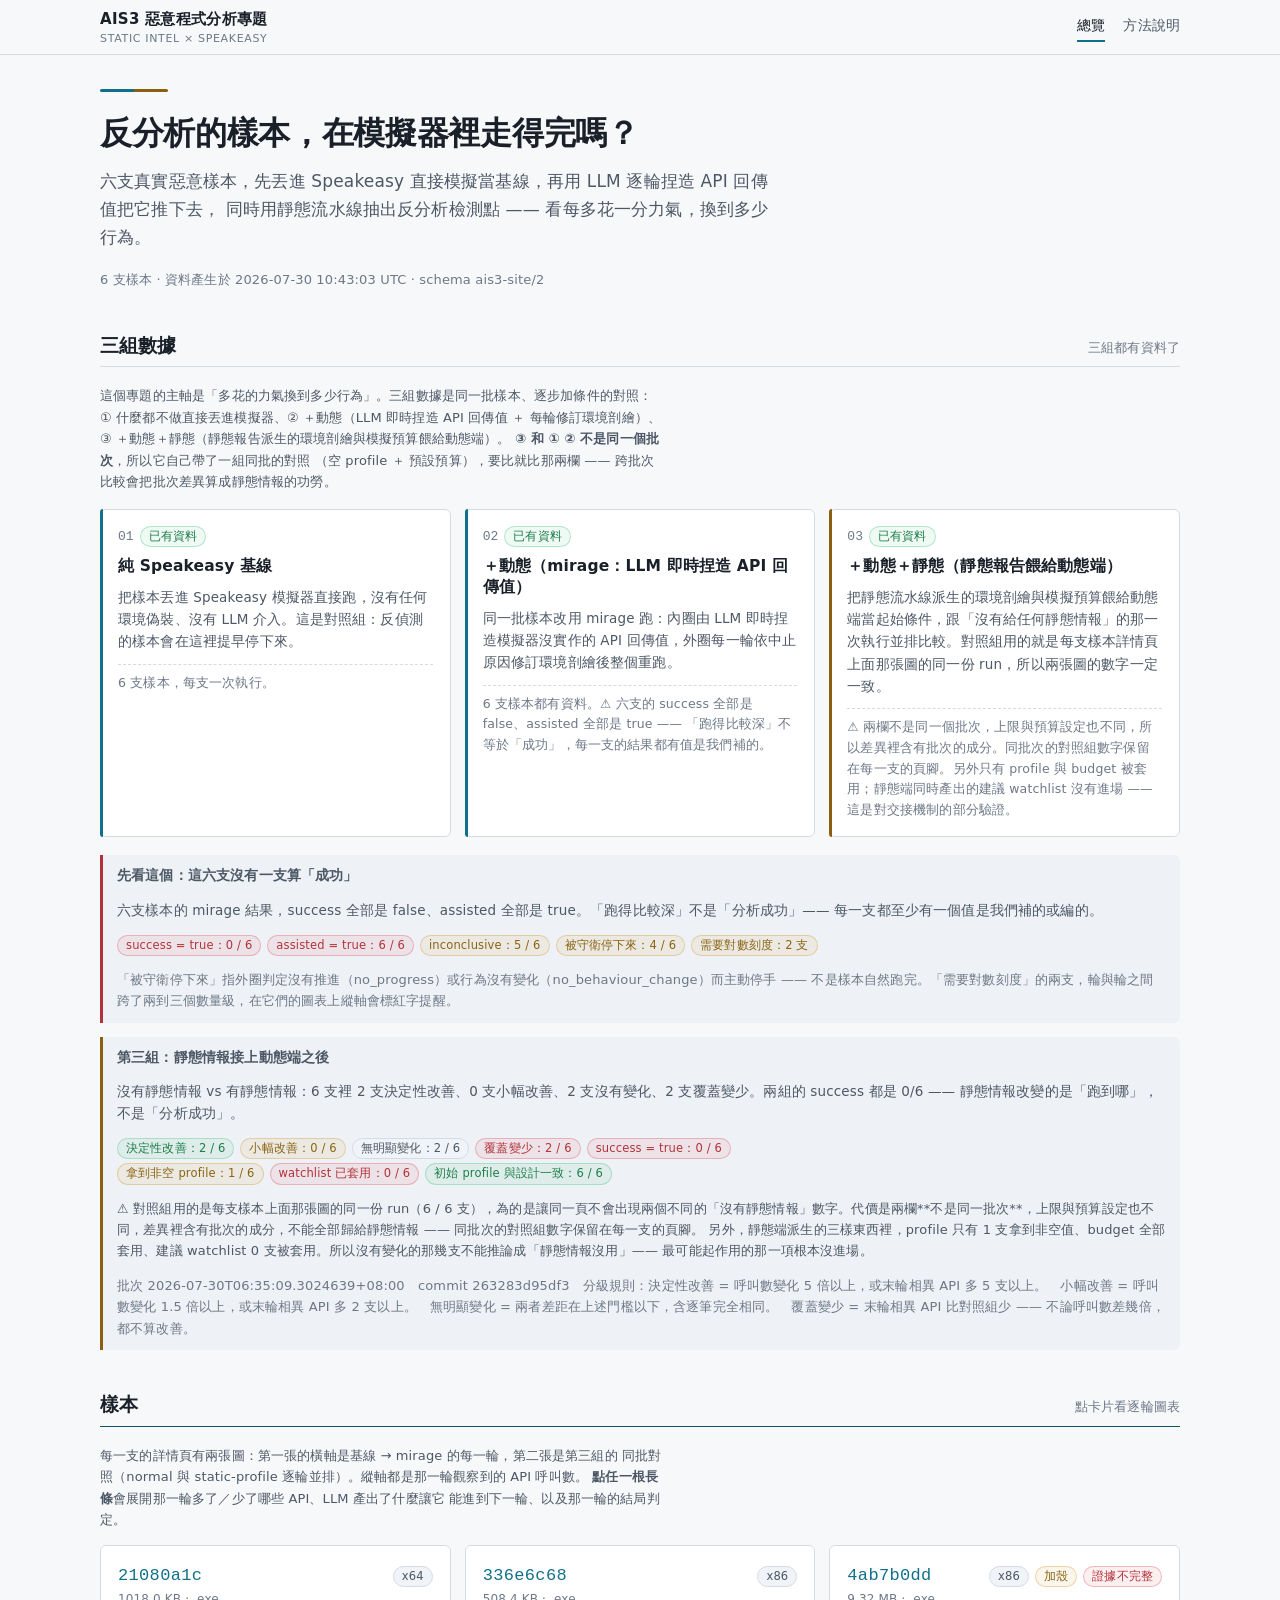
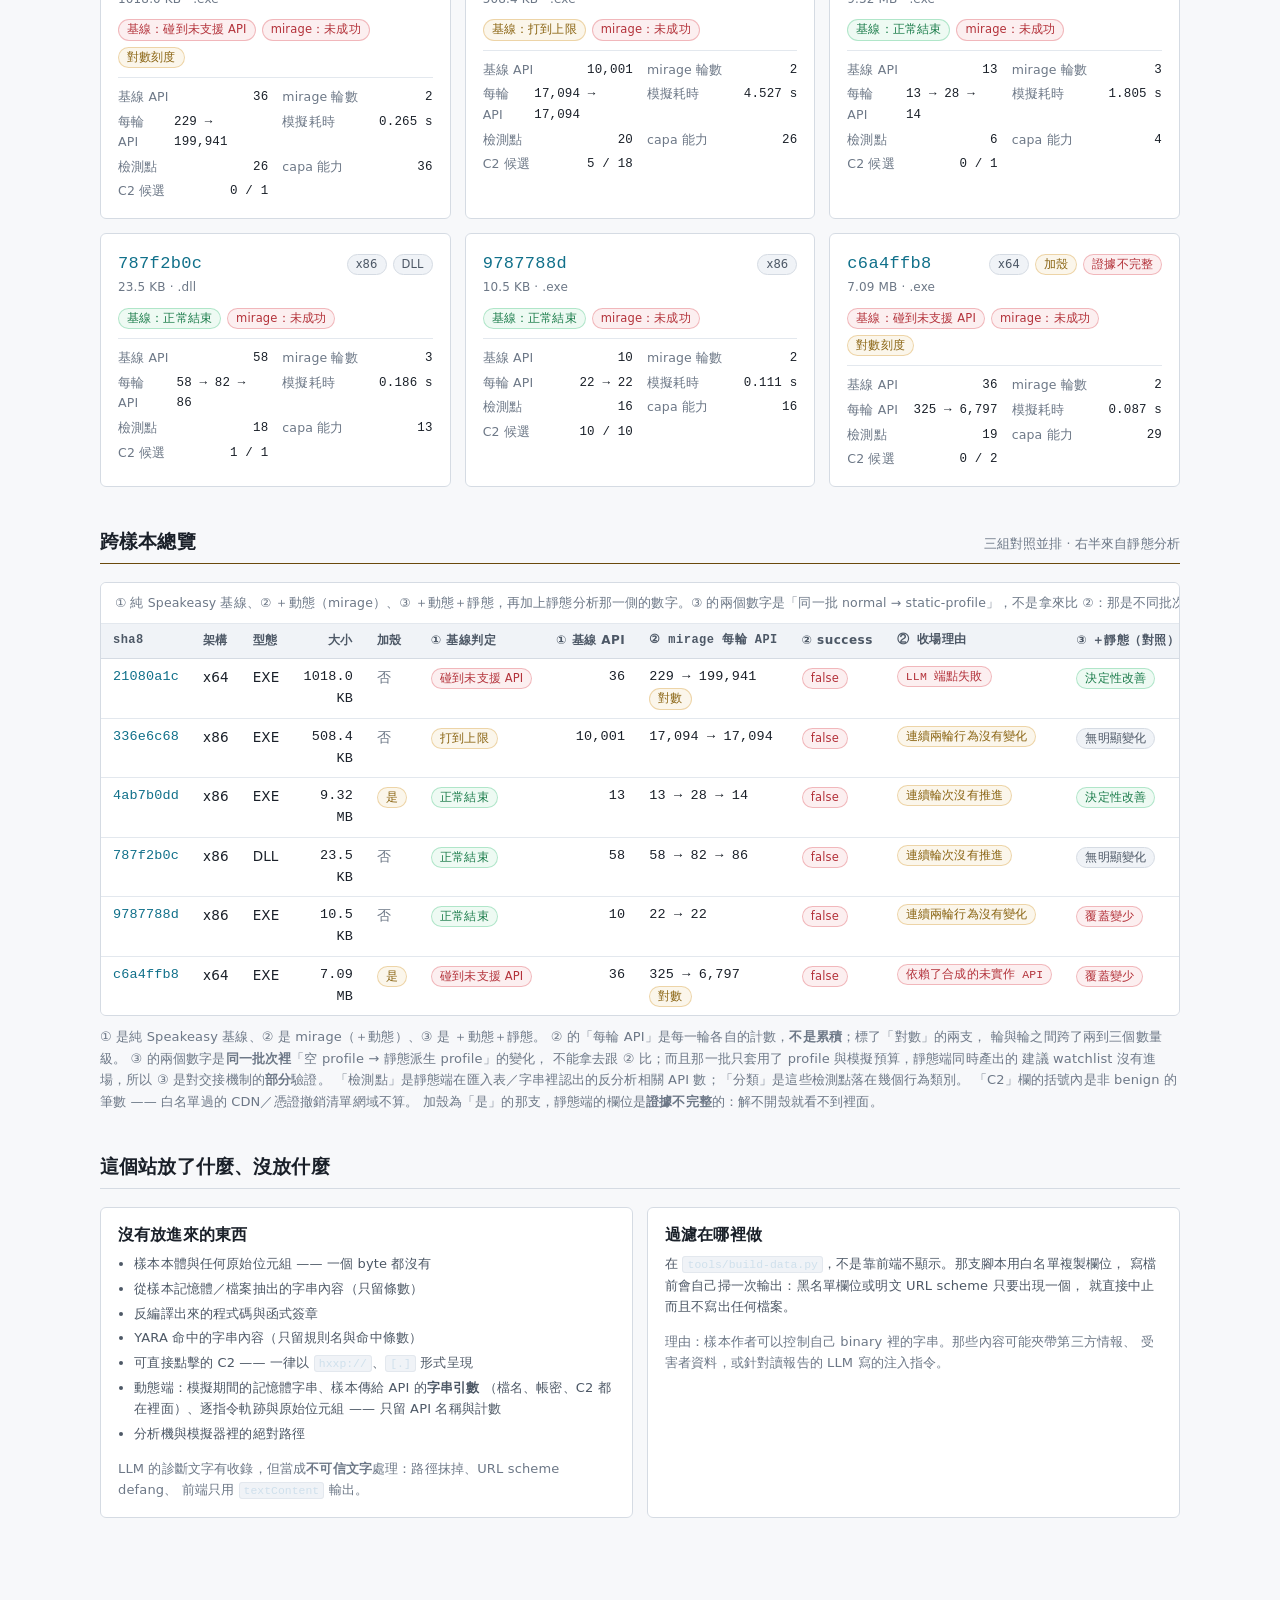
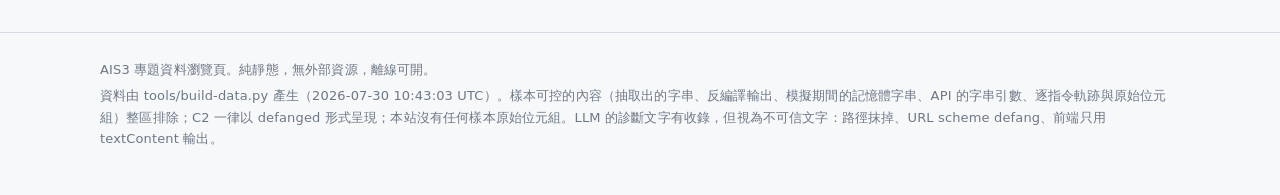
<file: index.html>
<!DOCTYPE html>
<html lang="zh-Hant">
<head>
<meta charset="utf-8">
<meta name="viewport" content="width=device-width, initial-scale=1">
<title>AIS3 惡意程式分析專題 —— 資料瀏覽</title>
<meta name="description" content="六支真實樣本在純 Speakeasy 模擬與靜態分析流水線下的結果對照。">
<link rel="stylesheet" href="css/style.css">
</head>
<body>
<a class="skip-link" href="#main">跳到主要內容</a>

<header class="site-head">
  <div class="wrap">
    <a class="brand" href="index.html">AIS3 惡意程式分析專題<span class="brand-sub">static intel × speakeasy</span></a>
    <nav class="site-nav" aria-label="主選單">
      <a href="index.html">總覽</a>
      <a href="method.html">方法說明</a>
    </nav>
  </div>
</header>

<main id="main">
<div class="wrap">

  <section class="hero">
    <div class="rule-accent" aria-hidden="true"></div>
    <h1>反分析的樣本，在模擬器裡走得完嗎？</h1>
    <p class="hero-sub">
      六支真實惡意樣本，先丟進 Speakeasy 直接模擬當基線，再用 LLM 逐輪捏造 API 回傳值把它推下去，
      同時用靜態流水線抽出反分析檢測點 —— 看每多花一分力氣，換到多少行為。
    </p>
    <p class="hero-meta" id="hero-meta"></p>
  </section>

  <section class="section" id="tracks">
    <h2>三組數據<span class="h2-note">三組都有資料了</span></h2>
    <p class="lede small" style="margin-bottom:16px">
      這個專題的主軸是「多花的力氣換到多少行為」。三組數據是同一批樣本、逐步加條件的對照：
      ① 什麼都不做直接丟進模擬器、② ＋動態（LLM 即時捏造 API 回傳值 ＋ 每輪修訂環境剖繪）、
      ③ ＋動態＋靜態（靜態報告派生的環境剖繪與模擬預算餵給動態端）。
      <strong>③ 和 ① ② 不是同一個批次</strong>，所以它自己帶了一組同批的對照
      （空 profile ＋ 預設預算），要比就比那兩欄 —— 跨批次比較會把批次差異算成靜態情報的功勞。
    </p>
    <div class="grid grid-3" id="track-grid"></div>
    <div id="mirage-banner" style="margin-top:18px"></div>
    <div id="handoff-banner" style="margin-top:14px"></div>
  </section>

  <section class="section dyn" id="samples">
    <h2>樣本<span class="h2-note">點卡片看逐輪圖表</span></h2>
    <p class="lede small" style="margin-bottom:14px">
      每一支的詳情頁有兩張圖：第一張的橫軸是基線 → mirage 的每一輪，第二張是第三組的
      同批對照（normal 與 static-profile 逐輪並排）。縱軸都是那一輪觀察到的 API 呼叫數。
      <strong>點任一根長條</strong>會展開那一輪多了／少了哪些 API、LLM 產出了什麼讓它
      能進到下一輪、以及那一輪的結局判定。
    </p>
    <div class="grid grid-samples" id="sample-grid"></div>
  </section>

  <section class="section sta" id="overview">
    <h2>跨樣本總覽<span class="h2-note">三組對照並排 · 右半來自靜態分析</span></h2>
    <div id="overview-table"></div>
    <p class="small faint" style="margin-top:10px">
      ① 是純 Speakeasy 基線、② 是 mirage（＋動態）、③ 是 ＋動態＋靜態。
      ② 的「每輪 API」是每一輪各自的計數，<strong>不是累積</strong>；標了「對數」的兩支，
      輪與輪之間跨了兩到三個數量級。
      ③ 的兩個數字是<strong>同一批次裡</strong>「空 profile → 靜態派生 profile」的變化，
      不能拿去跟 ② 比；而且那一批只套用了 profile 與模擬預算，靜態端同時產出的
      建議 watchlist 沒有進場，所以 ③ 是對交接機制的<strong>部分</strong>驗證。
      「檢測點」是靜態端在匯入表／字串裡認出的反分析相關 API 數；「分類」是這些檢測點落在幾個行為類別。
      「C2」欄的括號內是非 benign 的筆數 —— 白名單過的 CDN／憑證撤銷清單網域不算。
      加殼為「是」的那支，靜態端的欄位是<strong>證據不完整</strong>的：解不開殼就看不到裡面。
    </p>
  </section>

  <section class="section" id="safety">
    <h2>這個站放了什麼、沒放什麼</h2>
    <div class="grid grid-2">
      <div class="card">
        <h3 style="margin-top:0">沒有放進來的東西</h3>
        <ul class="tight small muted">
          <li>樣本本體與任何原始位元組 —— 一個 byte 都沒有</li>
          <li>從樣本記憶體／檔案抽出的字串內容（只留條數）</li>
          <li>反編譯出來的程式碼與函式簽章</li>
          <li>YARA 命中的字串內容（只留規則名與命中條數）</li>
          <li>可直接點擊的 C2 —— 一律以 <code>hxxp://</code>、<code>[.]</code> 形式呈現</li>
          <li>動態端：模擬期間的記憶體字串、樣本傳給 API 的<strong>字串引數</strong>
            （檔名、帳密、C2 都在裡面）、逐指令軌跡與原始位元組 —— 只留 API 名稱與計數</li>
          <li>分析機與模擬器裡的絕對路徑</li>
        </ul>
        <p class="small faint" style="margin-bottom:0">
          LLM 的診斷文字有收錄，但當成<strong>不可信文字</strong>處理：路徑抹掉、URL scheme defang、
          前端只用 <code>textContent</code> 輸出。
        </p>
      </div>
      <div class="card">
        <h3 style="margin-top:0">過濾在哪裡做</h3>
        <p class="small muted" style="margin-top:0">
          在 <code>tools/build-data.py</code>，不是靠前端不顯示。那支腳本用白名單複製欄位，
          寫檔前會自己掃一次輸出：黑名單欄位或明文 URL scheme 只要出現一個，
          就直接中止而且不寫出任何檔案。
        </p>
        <p class="small faint" style="margin-bottom:0">
          理由：樣本作者可以控制自己 binary 裡的字串。那些內容可能夾帶第三方情報、
          受害者資料，或針對讀報告的 LLM 寫的注入指令。
        </p>
      </div>
    </div>
  </section>

</div>
</main>

<footer class="site-foot">
  <div class="wrap">
    <p>AIS3 專題資料瀏覽頁。純靜態，無外部資源，離線可開。</p>
    <p id="foot-meta"></p>
  </div>
</footer>

<script src="js/app.js"></script>
<script src="js/index.js"></script>
</body>
</html>
</file>
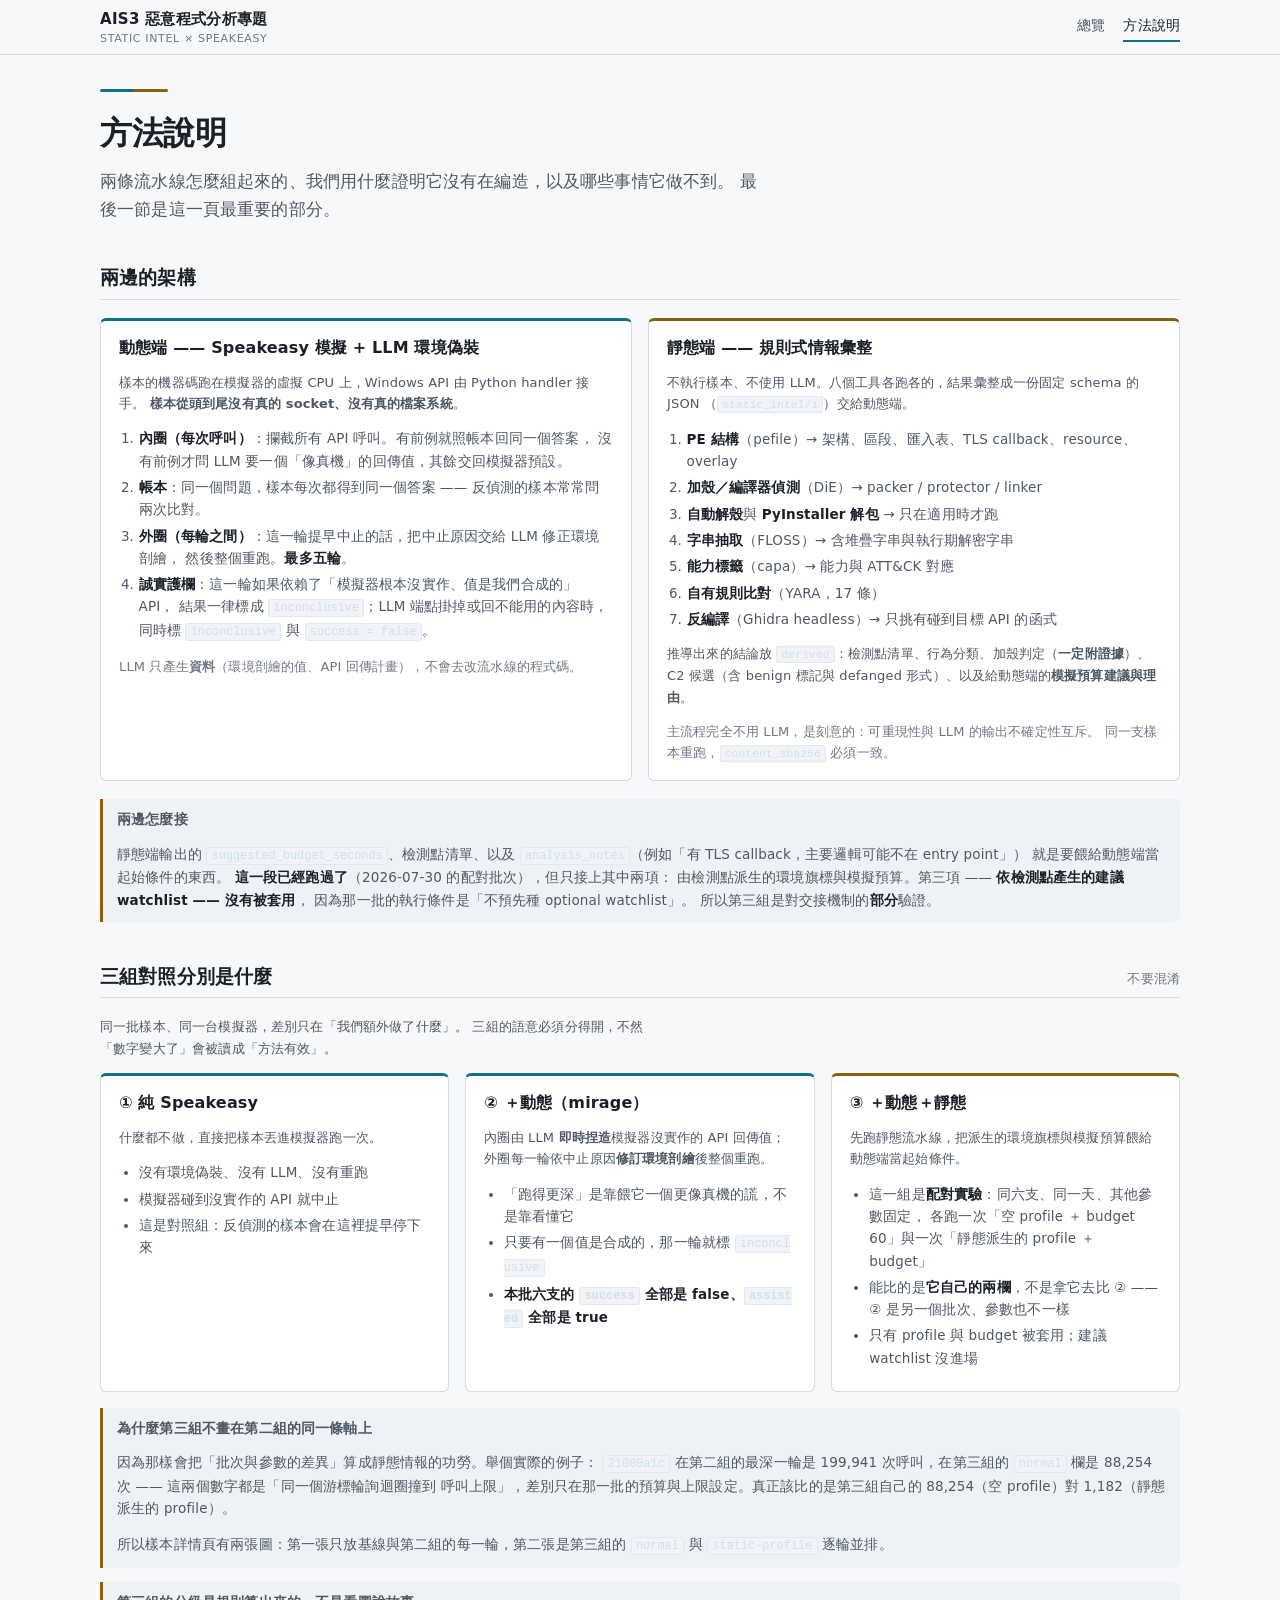
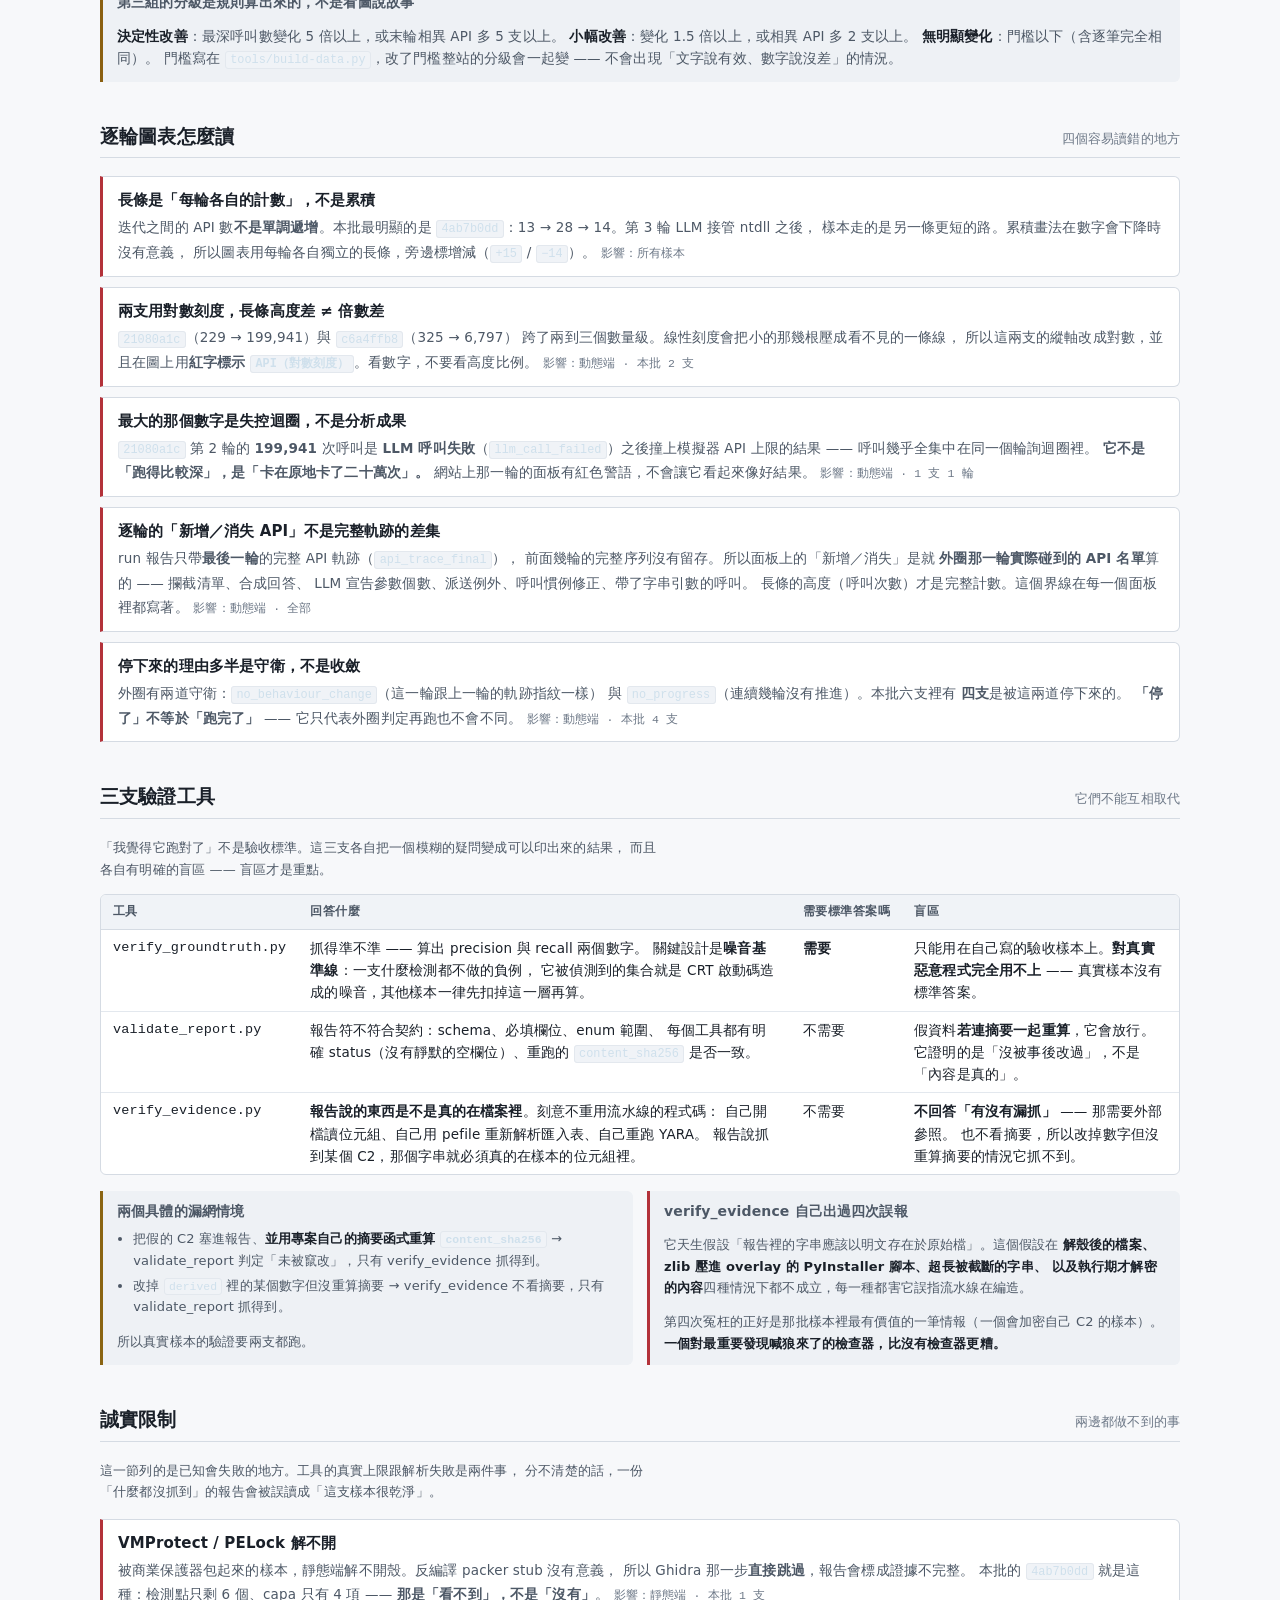
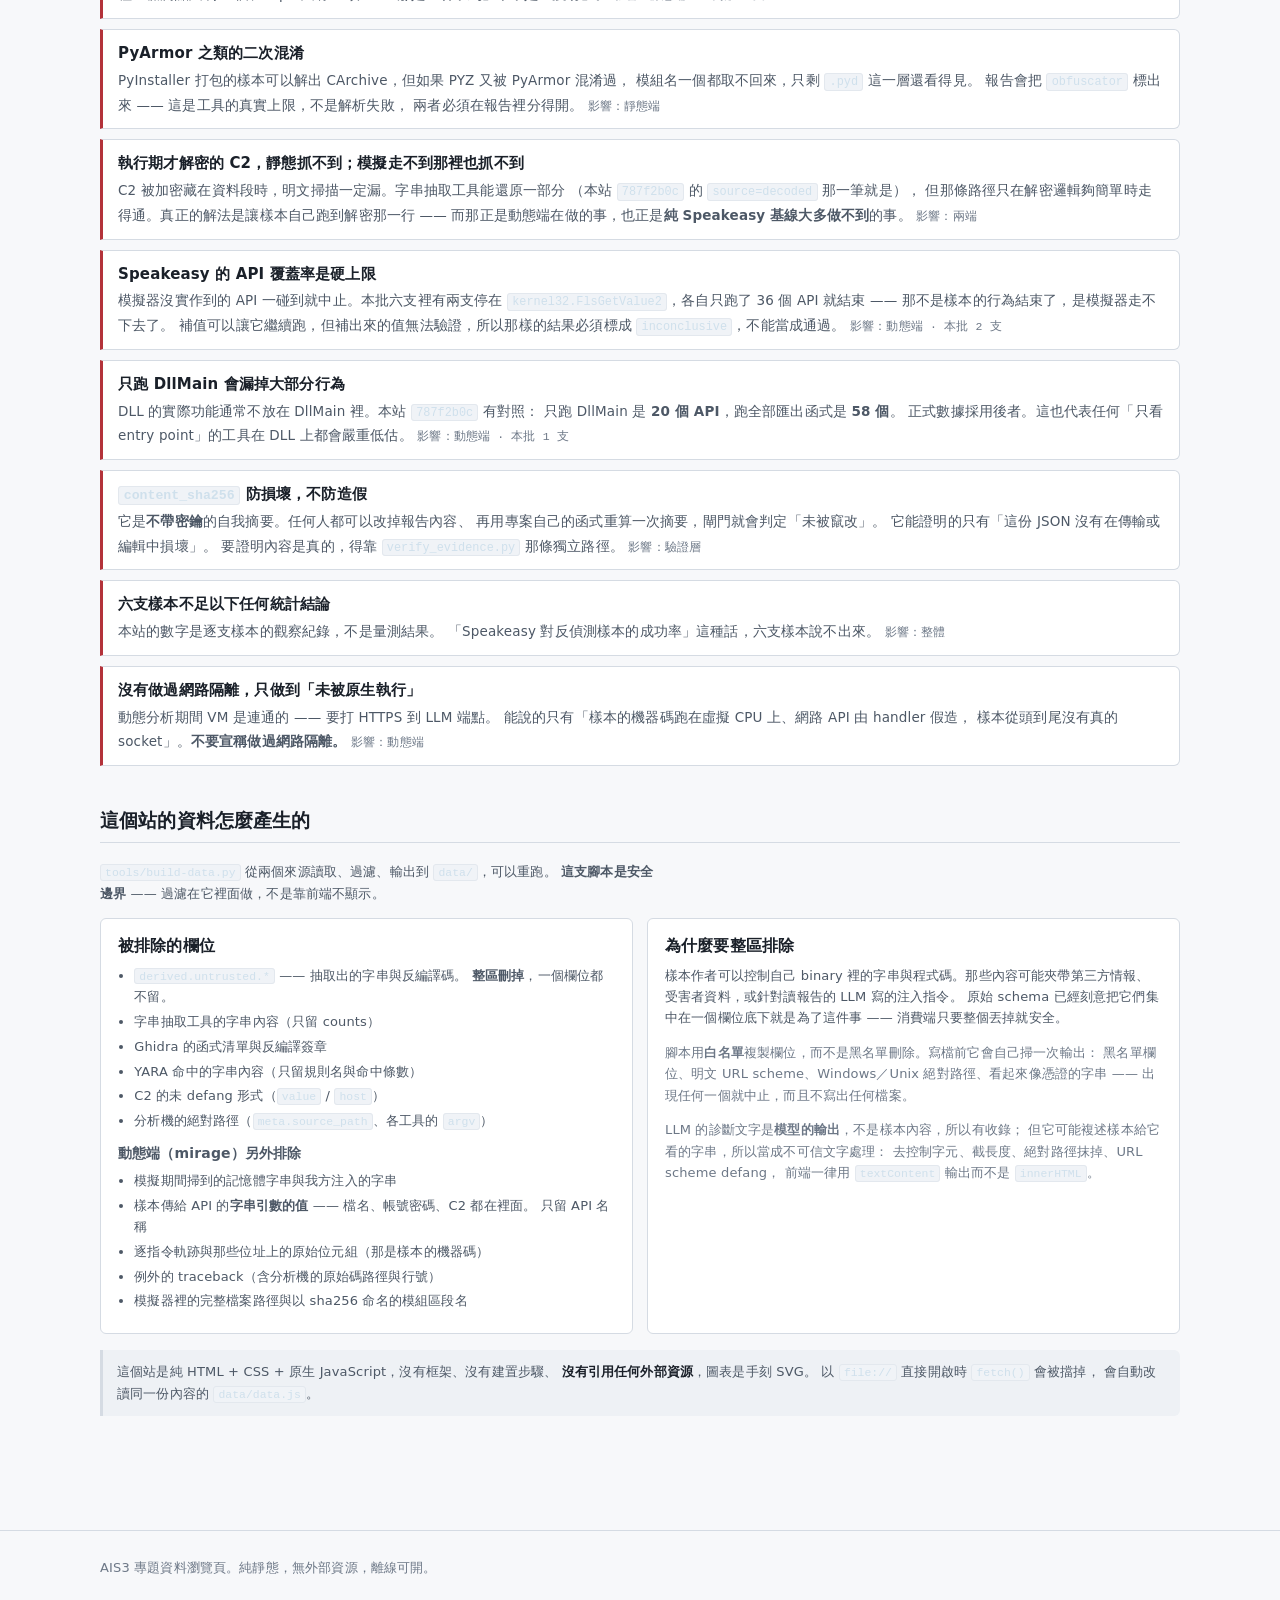
<file: method.html>
<!DOCTYPE html>
<html lang="zh-Hant">
<head>
<meta charset="utf-8">
<meta name="viewport" content="width=device-width, initial-scale=1">
<title>方法說明 —— AIS3 惡意程式分析專題</title>
<meta name="description" content="動態端與靜態端的架構、三支驗證工具各自的盲區，以及兩邊做不到的事。">
<link rel="stylesheet" href="css/style.css">
</head>
<body>
<a class="skip-link" href="#main">跳到主要內容</a>

<header class="site-head">
  <div class="wrap">
    <a class="brand" href="index.html">AIS3 惡意程式分析專題<span class="brand-sub">static intel × speakeasy</span></a>
    <nav class="site-nav" aria-label="主選單">
      <a href="index.html">總覽</a>
      <a href="method.html">方法說明</a>
    </nav>
  </div>
</header>

<main id="main">
<div class="wrap">

  <section class="hero">
    <div class="rule-accent" aria-hidden="true"></div>
    <h1>方法說明</h1>
    <p class="hero-sub">
      兩條流水線怎麼組起來的、我們用什麼證明它沒有在編造，以及哪些事情它做不到。
      最後一節是這一頁最重要的部分。
    </p>
  </section>

  <!-- ============================================================ 架構 -->
  <section class="section">
    <h2>兩邊的架構</h2>
    <div class="arch-col">

      <div class="arch-box dyn">
        <h3>動態端 —— Speakeasy 模擬 + LLM 環境偽裝</h3>
        <p class="small muted">
          樣本的機器碼跑在模擬器的虛擬 CPU 上，Windows API 由 Python handler 接手。
          <strong>樣本從頭到尾沒有真的 socket、沒有真的檔案系統</strong>。
        </p>
        <ol>
          <li><strong>內圈（每次呼叫）</strong>：攔截所有 API 呼叫。有前例就照帳本回同一個答案，
            沒有前例才問 LLM 要一個「像真機」的回傳值，其餘交回模擬器預設。</li>
          <li><strong>帳本</strong>：同一個問題，樣本每次都得到同一個答案 —— 反偵測的樣本常常問兩次比對。</li>
          <li><strong>外圈（每輪之間）</strong>：這一輪提早中止的話，把中止原因交給 LLM 修正環境剖繪，
            然後整個重跑。<strong>最多五輪</strong>。</li>
          <li><strong>誠實護欄</strong>：這一輪如果依賴了「模擬器根本沒實作、值是我們合成的」API，
            結果一律標成 <code>inconclusive</code>；LLM 端點掛掉或回不能用的內容時，
            同時標 <code>inconclusive</code> 與 <code>success = false</code>。</li>
        </ol>
        <p class="small faint" style="margin-bottom:0">
          LLM 只產生<strong>資料</strong>（環境剖繪的值、API 回傳計畫），不會去改流水線的程式碼。
        </p>
      </div>

      <div class="arch-box sta">
        <h3>靜態端 —— 規則式情報彙整</h3>
        <p class="small muted">
          不執行樣本、不使用 LLM。八個工具各跑各的，結果彙整成一份固定 schema 的 JSON
          （<code>static_intel/1</code>）交給動態端。
        </p>
        <ol>
          <li><strong>PE 結構</strong>（pefile）→ 架構、區段、匯入表、TLS callback、resource、overlay</li>
          <li><strong>加殼／編譯器偵測</strong>（DiE）→ packer / protector / linker</li>
          <li><strong>自動解殼</strong>與 <strong>PyInstaller 解包</strong> → 只在適用時才跑</li>
          <li><strong>字串抽取</strong>（FLOSS）→ 含堆疊字串與執行期解密字串</li>
          <li><strong>能力標籤</strong>（capa）→ 能力與 ATT&amp;CK 對應</li>
          <li><strong>自有規則比對</strong>（YARA，17 條）</li>
          <li><strong>反編譯</strong>（Ghidra headless）→ 只挑有碰到目標 API 的函式</li>
        </ol>
        <p class="small muted">
          推導出來的結論放 <code>derived</code>：檢測點清單、行為分類、加殼判定（<strong>一定附證據</strong>）、
          C2 候選（含 benign 標記與 defanged 形式）、以及給動態端的<strong>模擬預算建議與理由</strong>。
        </p>
        <p class="small faint" style="margin-bottom:0">
          主流程完全不用 LLM，是刻意的：可重現性與 LLM 的輸出不確定性互斥。
          同一支樣本重跑，<code>content_sha256</code> 必須一致。
        </p>
      </div>

    </div>

    <div class="note sta" style="margin-top:18px">
      <h4>兩邊怎麼接</h4>
      <p style="margin-bottom:0">
        靜態端輸出的 <code>suggested_budget_seconds</code>、檢測點清單、以及
        <code>analysis_notes</code>（例如「有 TLS callback，主要邏輯可能不在 entry point」）
        就是要餵給動態端當起始條件的東西。
        <strong>這一段已經跑過了</strong>（2026-07-30 的配對批次），但只接上其中兩項：
        由檢測點派生的環境旗標與模擬預算。第三項 ——
        <strong>依檢測點產生的建議 watchlist —— 沒有被套用</strong>，
        因為那一批的執行條件是「不預先種 optional watchlist」。
        所以第三組是對交接機制的<strong>部分</strong>驗證。
      </p>
    </div>
  </section>

  <!-- ================================================== 三組對照 -->
  <section class="section">
    <h2>三組對照分別是什麼<span class="h2-note">不要混淆</span></h2>
    <p class="lede small">
      同一批樣本、同一台模擬器，差別只在「我們額外做了什麼」。
      三組的語意必須分得開，不然「數字變大了」會被讀成「方法有效」。
    </p>

    <div class="arch-col" style="margin-top:14px">
      <div class="arch-box dyn">
        <h3>① 純 Speakeasy</h3>
        <p class="small muted">什麼都不做，直接把樣本丟進模擬器跑一次。</p>
        <ul>
          <li>沒有環境偽裝、沒有 LLM、沒有重跑</li>
          <li>模擬器碰到沒實作的 API 就中止</li>
          <li>這是對照組：反偵測的樣本會在這裡提早停下來</li>
        </ul>
      </div>
      <div class="arch-box dyn">
        <h3>② ＋動態（mirage）</h3>
        <p class="small muted">
          內圈由 LLM <strong>即時捏造</strong>模擬器沒實作的 API 回傳值；
          外圈每一輪依中止原因<strong>修訂環境剖繪</strong>後整個重跑。
        </p>
        <ul>
          <li>「跑得更深」是靠餵它一個更像真機的謊，不是靠看懂它</li>
          <li>只要有一個值是合成的，那一輪就標 <code>inconclusive</code></li>
          <li><strong>本批六支的 <code>success</code> 全部是 false、<code>assisted</code>
            全部是 true</strong></li>
        </ul>
      </div>
      <div class="arch-box sta">
        <h3>③ ＋動態＋靜態</h3>
        <p class="small muted">
          先跑靜態流水線，把派生的環境旗標與模擬預算餵給動態端當起始條件。
        </p>
        <ul>
          <li>這一組是<strong>配對實驗</strong>：同六支、同一天、其他參數固定，
            各跑一次「空 profile ＋ budget 60」與一次「靜態派生的 profile ＋ budget」</li>
          <li>能比的是<strong>它自己的兩欄</strong>，不是拿它去比 ② ——
            ② 是另一個批次、參數也不一樣</li>
          <li>只有 profile 與 budget 被套用；建議 watchlist 沒進場</li>
        </ul>
      </div>
    </div>

    <div class="note warn" style="margin-top:16px">
      <h4>為什麼第三組不畫在第二組的同一條軸上</h4>
      <p>
        因為那樣會把「批次與參數的差異」算成靜態情報的功勞。舉個實際的例子：
        <code>21080a1c</code> 在第二組的最深一輪是 199,941 次呼叫，在第三組的
        <code>normal</code> 欄是 88,254 次 —— 這兩個數字都是「同一個游標輪詢迴圈撞到
        呼叫上限」，差別只在那一批的預算與上限設定。真正該比的是第三組自己的
        88,254（空 profile）對 1,182（靜態派生的 profile）。
      </p>
      <p style="margin-bottom:0">
        所以樣本詳情頁有兩張圖：第一張只放基線與第二組的每一輪，第二張是第三組的
        <code>normal</code> 與 <code>static-profile</code> 逐輪並排。
      </p>
    </div>

    <div class="note sta" style="margin-top:14px">
      <h4>第三組的分級是規則算出來的，不是看圖說故事</h4>
      <p style="margin-bottom:0">
        <strong>決定性改善</strong>：最深呼叫數變化 5 倍以上，或末輪相異 API 多 5 支以上。
        <strong>小幅改善</strong>：變化 1.5 倍以上，或相異 API 多 2 支以上。
        <strong>無明顯變化</strong>：門檻以下（含逐筆完全相同）。
        門檻寫在 <code>tools/build-data.py</code>，改了門檻整站的分級會一起變 ——
        不會出現「文字說有效、數字說沒差」的情況。
      </p>
    </div>
  </section>

  <!-- ============================================ 逐輪圖表怎麼讀 -->
  <section class="section">
    <h2>逐輪圖表怎麼讀<span class="h2-note">四個容易讀錯的地方</span></h2>

    <ul class="limits" style="margin-top:16px">
      <li>
        <span class="lim-title">長條是「每輪各自的計數」，不是累積</span>
        <span class="lim-body">
          迭代之間的 API 數<strong>不是單調遞增</strong>。本批最明顯的是
          <code>4ab7b0dd</code>：13 → 28 → 14。第 3 輪 LLM 接管 ntdll 之後，
          樣本走的是另一條更短的路。累積畫法在數字會下降時沒有意義，
          所以圖表用每輪各自獨立的長條，旁邊標增減（<code>+15</code> / <code>−14</code>）。
        </span>
        <span class="lim-side">影響：所有樣本</span>
      </li>

      <li>
        <span class="lim-title">兩支用對數刻度，長條高度差 ≠ 倍數差</span>
        <span class="lim-body">
          <code>21080a1c</code>（229 → 199,941）與 <code>c6a4ffb8</code>（325 → 6,797）
          跨了兩到三個數量級。線性刻度會把小的那幾根壓成看不見的一條線，
          所以這兩支的縱軸改成對數，並且在圖上用<strong>紅字標示
          <code>API（對數刻度）</code></strong>。看數字，不要看高度比例。
        </span>
        <span class="lim-side">影響：動態端 · 本批 2 支</span>
      </li>

      <li>
        <span class="lim-title">最大的那個數字是失控迴圈，不是分析成果</span>
        <span class="lim-body">
          <code>21080a1c</code> 第 2 輪的 <strong>199,941</strong> 次呼叫是
          <strong>LLM 呼叫失敗</strong>（<code>llm_call_failed</code>）之後撞上模擬器
          API 上限的結果 —— 呼叫幾乎全集中在同一個輪詢迴圈裡。
          <strong>它不是「跑得比較深」，是「卡在原地卡了二十萬次」。</strong>
          網站上那一輪的面板有紅色警語，不會讓它看起來像好結果。
        </span>
        <span class="lim-side">影響：動態端 · 1 支 1 輪</span>
      </li>

      <li>
        <span class="lim-title">逐輪的「新增／消失 API」不是完整軌跡的差集</span>
        <span class="lim-body">
          run 報告只帶<strong>最後一輪</strong>的完整 API 軌跡（<code>api_trace_final</code>），
          前面幾輪的完整序列沒有留存。所以面板上的「新增／消失」是就
          <strong>外圈那一輪實際碰到的 API 名單</strong>算的 —— 攔截清單、合成回答、
          LLM 宣告參數個數、派送例外、呼叫慣例修正、帶了字串引數的呼叫。
          長條的高度（呼叫次數）才是完整計數。這個界線在每一個面板裡都寫著。
        </span>
        <span class="lim-side">影響：動態端 · 全部</span>
      </li>

      <li>
        <span class="lim-title">停下來的理由多半是守衛，不是收斂</span>
        <span class="lim-body">
          外圈有兩道守衛：<code>no_behaviour_change</code>（這一輪跟上一輪的軌跡指紋一樣）
          與 <code>no_progress</code>（連續幾輪沒有推進）。本批六支裡有
          <strong>四支</strong>是被這兩道停下來的。
          <strong>「停了」不等於「跑完了」</strong> —— 它只代表外圈判定再跑也不會不同。
        </span>
        <span class="lim-side">影響：動態端 · 本批 4 支</span>
      </li>
    </ul>
  </section>

  <!-- ==================================================== 驗證工具 -->
  <section class="section">
    <h2>三支驗證工具<span class="h2-note">它們不能互相取代</span></h2>
    <p class="lede small">
      「我覺得它跑對了」不是驗收標準。這三支各自把一個模糊的疑問變成可以印出來的結果，
      而且各自有明確的盲區 —— 盲區才是重點。
    </p>

    <div class="table-wrap" style="margin-top:14px">
      <table class="data" style="min-width:760px">
        <thead>
          <tr>
            <th>工具</th>
            <th>回答什麼</th>
            <th>需要標準答案嗎</th>
            <th>盲區</th>
          </tr>
        </thead>
        <tbody>
          <tr>
            <td class="m">verify_groundtruth.py</td>
            <td>抓得準不準 —— 算出 precision 與 recall 兩個數字。
                關鍵設計是<strong>噪音基準線</strong>：一支什麼檢測都不做的負例，
                它被偵測到的集合就是 CRT 啟動碼造成的噪音，其他樣本一律先扣掉這一層再算。</td>
            <td><strong>需要</strong></td>
            <td>只能用在自己寫的驗收樣本上。<strong>對真實惡意程式完全用不上</strong> ——
                真實樣本沒有標準答案。</td>
          </tr>
          <tr>
            <td class="m">validate_report.py</td>
            <td>報告符不符合契約：schema、必填欄位、enum 範圍、
                每個工具都有明確 status（沒有靜默的空欄位）、重跑的
                <code>content_sha256</code> 是否一致。</td>
            <td>不需要</td>
            <td>假資料<strong>若連摘要一起重算</strong>，它會放行。
                它證明的是「沒被事後改過」，不是「內容是真的」。</td>
          </tr>
          <tr>
            <td class="m">verify_evidence.py</td>
            <td><strong>報告說的東西是不是真的在檔案裡</strong>。刻意不重用流水線的程式碼：
                自己開檔讀位元組、自己用 pefile 重新解析匯入表、自己重跑 YARA。
                報告說抓到某個 C2，那個字串就必須真的在樣本的位元組裡。</td>
            <td>不需要</td>
            <td><strong>不回答「有沒有漏抓」</strong> —— 那需要外部參照。
                也不看摘要，所以改掉數字但沒重算摘要的情況它抓不到。</td>
          </tr>
        </tbody>
      </table>
    </div>

    <div class="grid grid-2" style="margin-top:16px">
      <div class="note warn">
        <h4>兩個具體的漏網情境</h4>
        <ul class="tight small">
          <li>把假的 C2 塞進報告、<strong>並用專案自己的摘要函式重算 <code>content_sha256</code></strong>
            → validate_report 判定「未被竄改」，只有 verify_evidence 抓得到。</li>
          <li>改掉 <code>derived</code> 裡的某個數字但沒重算摘要
            → verify_evidence 不看摘要，只有 validate_report 抓得到。</li>
        </ul>
        <p class="small" style="margin-bottom:0">所以真實樣本的驗證要兩支都跑。</p>
      </div>
      <div class="note bad">
        <h4>verify_evidence 自己出過四次誤報</h4>
        <p class="small">
          它天生假設「報告裡的字串應該以明文存在於原始檔」。這個假設在
          <strong>解殼後的檔案、zlib 壓進 overlay 的 PyInstaller 腳本、超長被截斷的字串、
          以及執行期才解密的內容</strong>四種情況下都不成立，每一種都害它誤指流水線在編造。
        </p>
        <p class="small" style="margin-bottom:0">
          第四次冤枉的正好是那批樣本裡最有價值的一筆情報（一個會加密自己 C2 的樣本）。
          <strong>一個對最重要發現喊狼來了的檢查器，比沒有檢查器更糟。</strong>
        </p>
      </div>
    </div>
  </section>

  <!-- ==================================================== 誠實限制 -->
  <section class="section">
    <h2>誠實限制<span class="h2-note">兩邊都做不到的事</span></h2>
    <p class="lede small">
      這一節列的是已知會失敗的地方。工具的真實上限跟解析失敗是兩件事，
      分不清楚的話，一份「什麼都沒抓到」的報告會被誤讀成「這支樣本很乾淨」。
    </p>

    <ul class="limits" style="margin-top:16px">

      <li>
        <span class="lim-title">VMProtect / PELock 解不開</span>
        <span class="lim-body">
          被商業保護器包起來的樣本，靜態端解不開殼。反編譯 packer stub 沒有意義，
          所以 Ghidra 那一步<strong>直接跳過</strong>，報告會標成證據不完整。
          本批的 <code>4ab7b0dd</code> 就是這種：檢測點只剩 6 個、capa 只有 4 項 ——
          <strong>那是「看不到」，不是「沒有」</strong>。
        </span>
        <span class="lim-side">影響：靜態端 · 本批 1 支</span>
      </li>

      <li>
        <span class="lim-title">PyArmor 之類的二次混淆</span>
        <span class="lim-body">
          PyInstaller 打包的樣本可以解出 CArchive，但如果 PYZ 又被 PyArmor 混淆過，
          模組名一個都取不回來，只剩 <code>.pyd</code> 這一層還看得見。
          報告會把 <code>obfuscator</code> 標出來 —— 這是工具的真實上限，不是解析失敗，
          兩者必須在報告裡分得開。
        </span>
        <span class="lim-side">影響：靜態端</span>
      </li>

      <li>
        <span class="lim-title">執行期才解密的 C2，靜態抓不到；模擬走不到那裡也抓不到</span>
        <span class="lim-body">
          C2 被加密藏在資料段時，明文掃描一定漏。字串抽取工具能還原一部分
          （本站 <code>787f2b0c</code> 的 <code>source=decoded</code> 那一筆就是），
          但那條路徑只在解密邏輯夠簡單時走得通。真正的解法是讓樣本自己跑到解密那一行 ——
          而那正是動態端在做的事，也正是<strong>純 Speakeasy 基線大多做不到</strong>的事。
        </span>
        <span class="lim-side">影響：兩端</span>
      </li>

      <li>
        <span class="lim-title">Speakeasy 的 API 覆蓋率是硬上限</span>
        <span class="lim-body">
          模擬器沒實作到的 API 一碰到就中止。本批六支裡有兩支停在
          <code>kernel32.FlsGetValue2</code>，各自只跑了 36 個 API 就結束 ——
          那不是樣本的行為結束了，是模擬器走不下去了。
          補值可以讓它繼續跑，但補出來的值無法驗證，所以那樣的結果必須標成
          <code>inconclusive</code>，不能當成通過。
        </span>
        <span class="lim-side">影響：動態端 · 本批 2 支</span>
      </li>

      <li>
        <span class="lim-title">只跑 DllMain 會漏掉大部分行為</span>
        <span class="lim-body">
          DLL 的實際功能通常不放在 DllMain 裡。本站 <code>787f2b0c</code> 有對照：
          只跑 DllMain 是 <strong>20 個 API</strong>，跑全部匯出函式是 <strong>58 個</strong>。
          正式數據採用後者。這也代表任何「只看 entry point」的工具在 DLL 上都會嚴重低估。
        </span>
        <span class="lim-side">影響：動態端 · 本批 1 支</span>
      </li>

      <li>
        <span class="lim-title"><code>content_sha256</code> 防損壞，不防造假</span>
        <span class="lim-body">
          它是<strong>不帶密鑰</strong>的自我摘要。任何人都可以改掉報告內容、
          再用專案自己的函式重算一次摘要，閘門就會判定「未被竄改」。
          它能證明的只有「這份 JSON 沒有在傳輸或編輯中損壞」。
          要證明內容是真的，得靠 <code>verify_evidence.py</code> 那條獨立路徑。
        </span>
        <span class="lim-side">影響：驗證層</span>
      </li>

      <li>
        <span class="lim-title">六支樣本不足以下任何統計結論</span>
        <span class="lim-body">
          本站的數字是逐支樣本的觀察紀錄，不是量測結果。
          「Speakeasy 對反偵測樣本的成功率」這種話，六支樣本說不出來。
        </span>
        <span class="lim-side">影響：整體</span>
      </li>

      <li>
        <span class="lim-title">沒有做過網路隔離，只做到「未被原生執行」</span>
        <span class="lim-body">
          動態分析期間 VM 是連通的 —— 要打 HTTPS 到 LLM 端點。
          能說的只有「樣本的機器碼跑在虛擬 CPU 上、網路 API 由 handler 假造，
          樣本從頭到尾沒有真的 socket」。<strong>不要宣稱做過網路隔離。</strong>
        </span>
        <span class="lim-side">影響：動態端</span>
      </li>

    </ul>
  </section>

  <!-- ==================================================== 資料處理 -->
  <section class="section">
    <h2>這個站的資料怎麼產生的</h2>
    <p class="lede small">
      <code>tools/build-data.py</code> 從兩個來源讀取、過濾、輸出到 <code>data/</code>，可以重跑。
      <strong>這支腳本是安全邊界</strong> —— 過濾在它裡面做，不是靠前端不顯示。
    </p>

    <div class="grid grid-2" style="margin-top:14px">
      <div class="card">
        <h3 style="margin-top:0">被排除的欄位</h3>
        <ul class="tight small muted">
          <li><code>derived.untrusted.*</code> —— 抽取出的字串與反編譯碼。
            <strong>整區刪掉</strong>，一個欄位都不留。</li>
          <li>字串抽取工具的字串內容（只留 counts）</li>
          <li>Ghidra 的函式清單與反編譯簽章</li>
          <li>YARA 命中的字串內容（只留規則名與命中條數）</li>
          <li>C2 的未 defang 形式（<code>value</code> / <code>host</code>）</li>
          <li>分析機的絕對路徑（<code>meta.source_path</code>、各工具的 <code>argv</code>）</li>
        </ul>
        <h4 style="margin-top:12px">動態端（mirage）另外排除</h4>
        <ul class="tight small muted">
          <li>模擬期間掃到的記憶體字串與我方注入的字串</li>
          <li>樣本傳給 API 的<strong>字串引數的值</strong> —— 檔名、帳號密碼、C2 都在裡面。
            只留 API 名稱</li>
          <li>逐指令軌跡與那些位址上的原始位元組（那是樣本的機器碼）</li>
          <li>例外的 traceback（含分析機的原始碼路徑與行號）</li>
          <li>模擬器裡的完整檔案路徑與以 sha256 命名的模組區段名</li>
        </ul>
      </div>
      <div class="card">
        <h3 style="margin-top:0">為什麼要整區排除</h3>
        <p class="small muted" style="margin-top:0">
          樣本作者可以控制自己 binary 裡的字串與程式碼。那些內容可能夾帶第三方情報、
          受害者資料，或針對讀報告的 LLM 寫的注入指令。
          原始 schema 已經刻意把它們集中在一個欄位底下就是為了這件事 ——
          消費端只要整個丟掉就安全。
        </p>
        <p class="small faint">
          腳本用<strong>白名單</strong>複製欄位，而不是黑名單刪除。寫檔前它會自己掃一次輸出：
          黑名單欄位、明文 URL scheme、Windows／Unix 絕對路徑、看起來像憑證的字串 ——
          出現任何一個就中止，而且不寫出任何檔案。
        </p>
        <p class="small faint" style="margin-bottom:0">
          LLM 的診斷文字是<strong>模型的輸出</strong>，不是樣本內容，所以有收錄；
          但它可能複述樣本給它看的字串，所以當成不可信文字處理：
          去控制字元、截長度、絕對路徑抹掉、URL scheme defang，
          前端一律用 <code>textContent</code> 輸出而不是 <code>innerHTML</code>。
        </p>
      </div>
    </div>

    <div class="note" style="margin-top:16px">
      <p class="small" style="margin-bottom:0">
        這個站是純 HTML + CSS + 原生 JavaScript，沒有框架、沒有建置步驟、
        <strong>沒有引用任何外部資源</strong>，圖表是手刻 SVG。
        以 <code>file://</code> 直接開啟時 <code>fetch()</code> 會被擋掉，
        會自動改讀同一份內容的 <code>data/data.js</code>。
      </p>
    </div>
  </section>

</div>
</main>

<footer class="site-foot">
  <div class="wrap">
    <p>AIS3 專題資料瀏覽頁。純靜態，無外部資源，離線可開。</p>
  </div>
</footer>

<script src="js/app.js"></script>
<script>AIS3.markNav();</script>
</body>
</html>
</file>
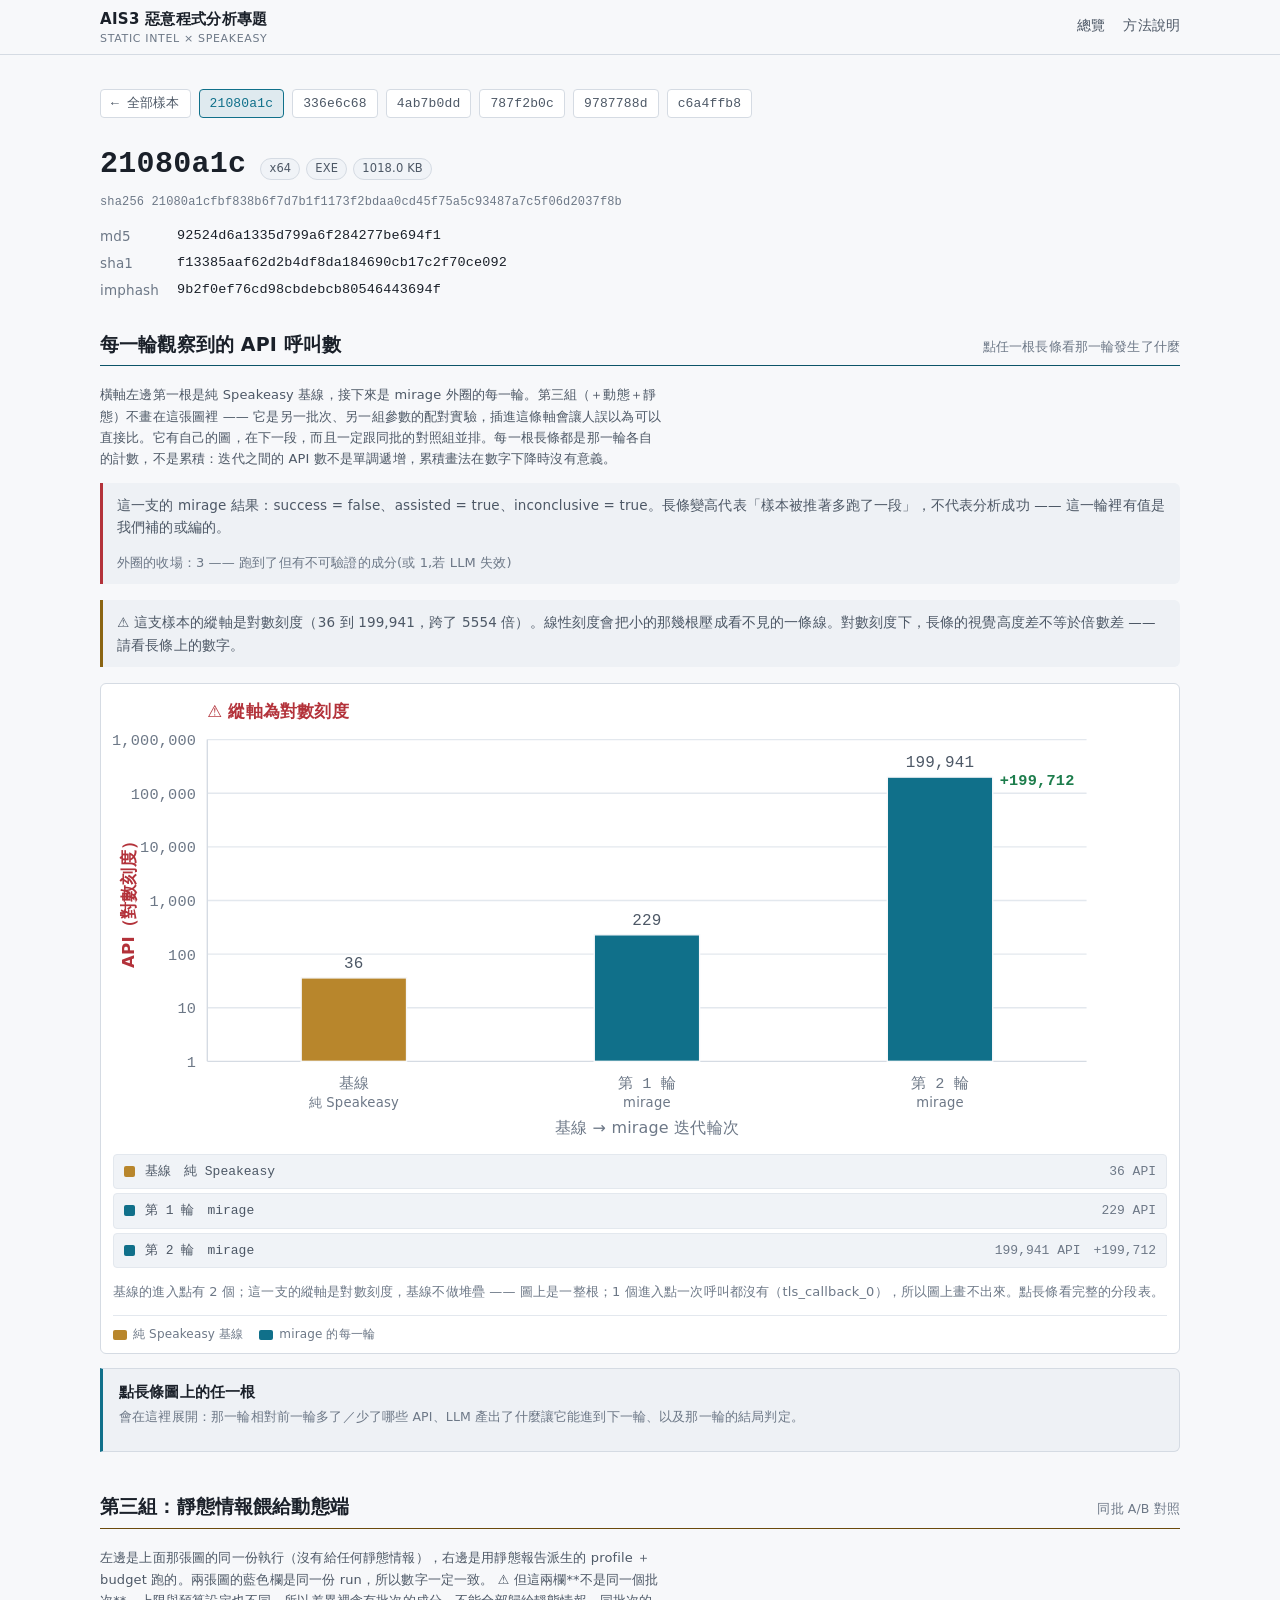
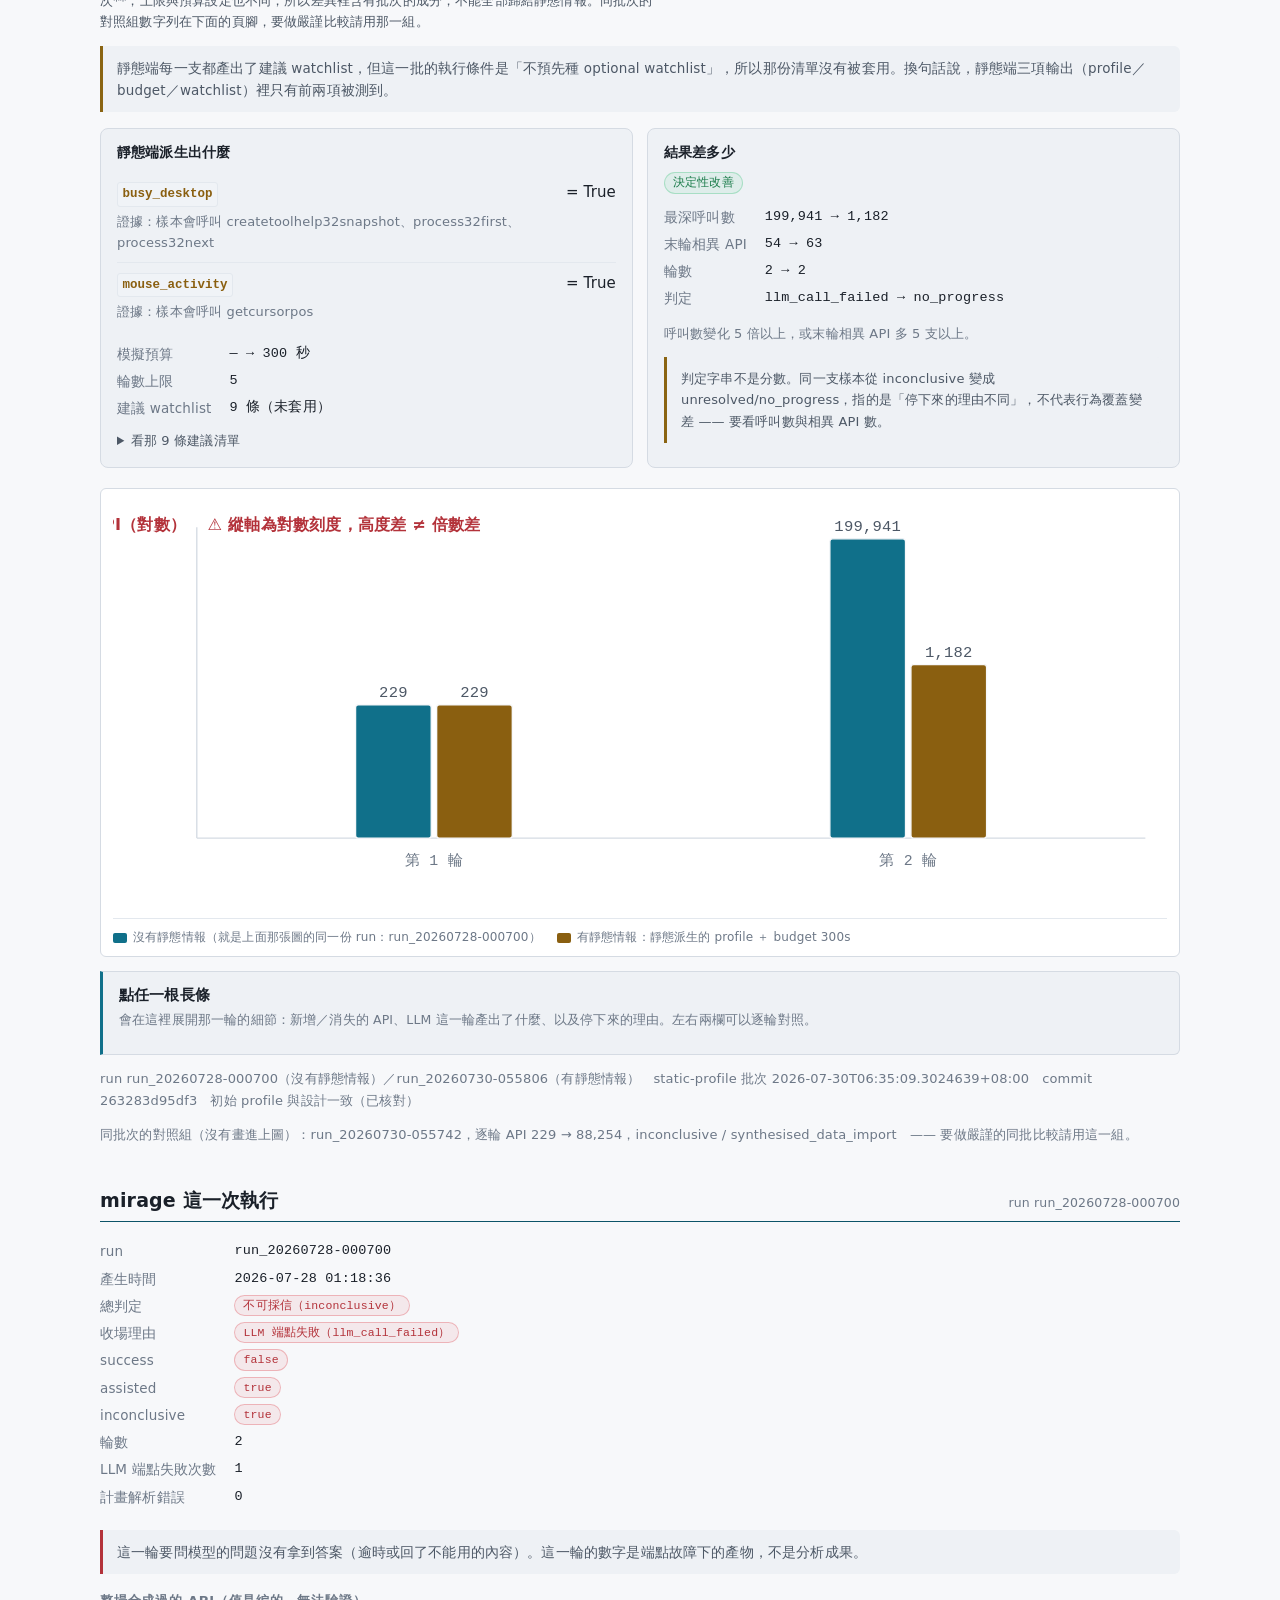
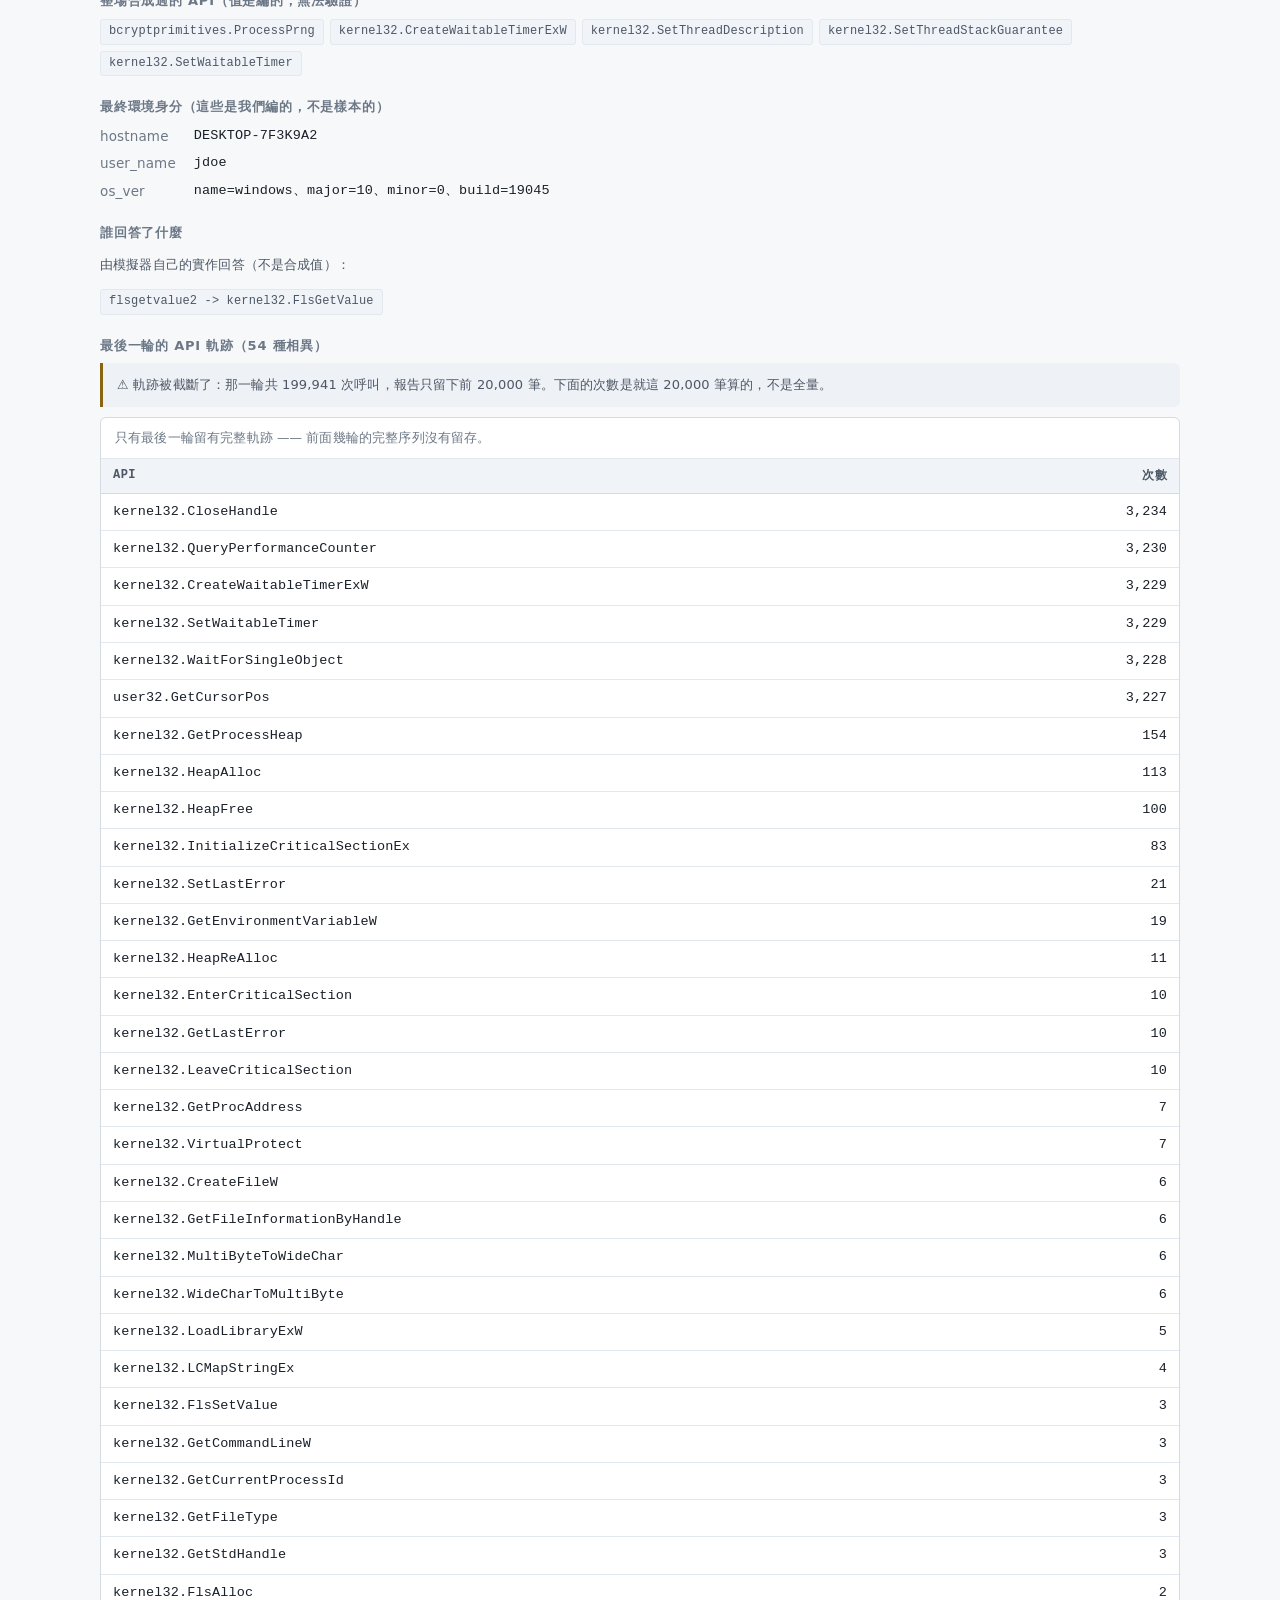
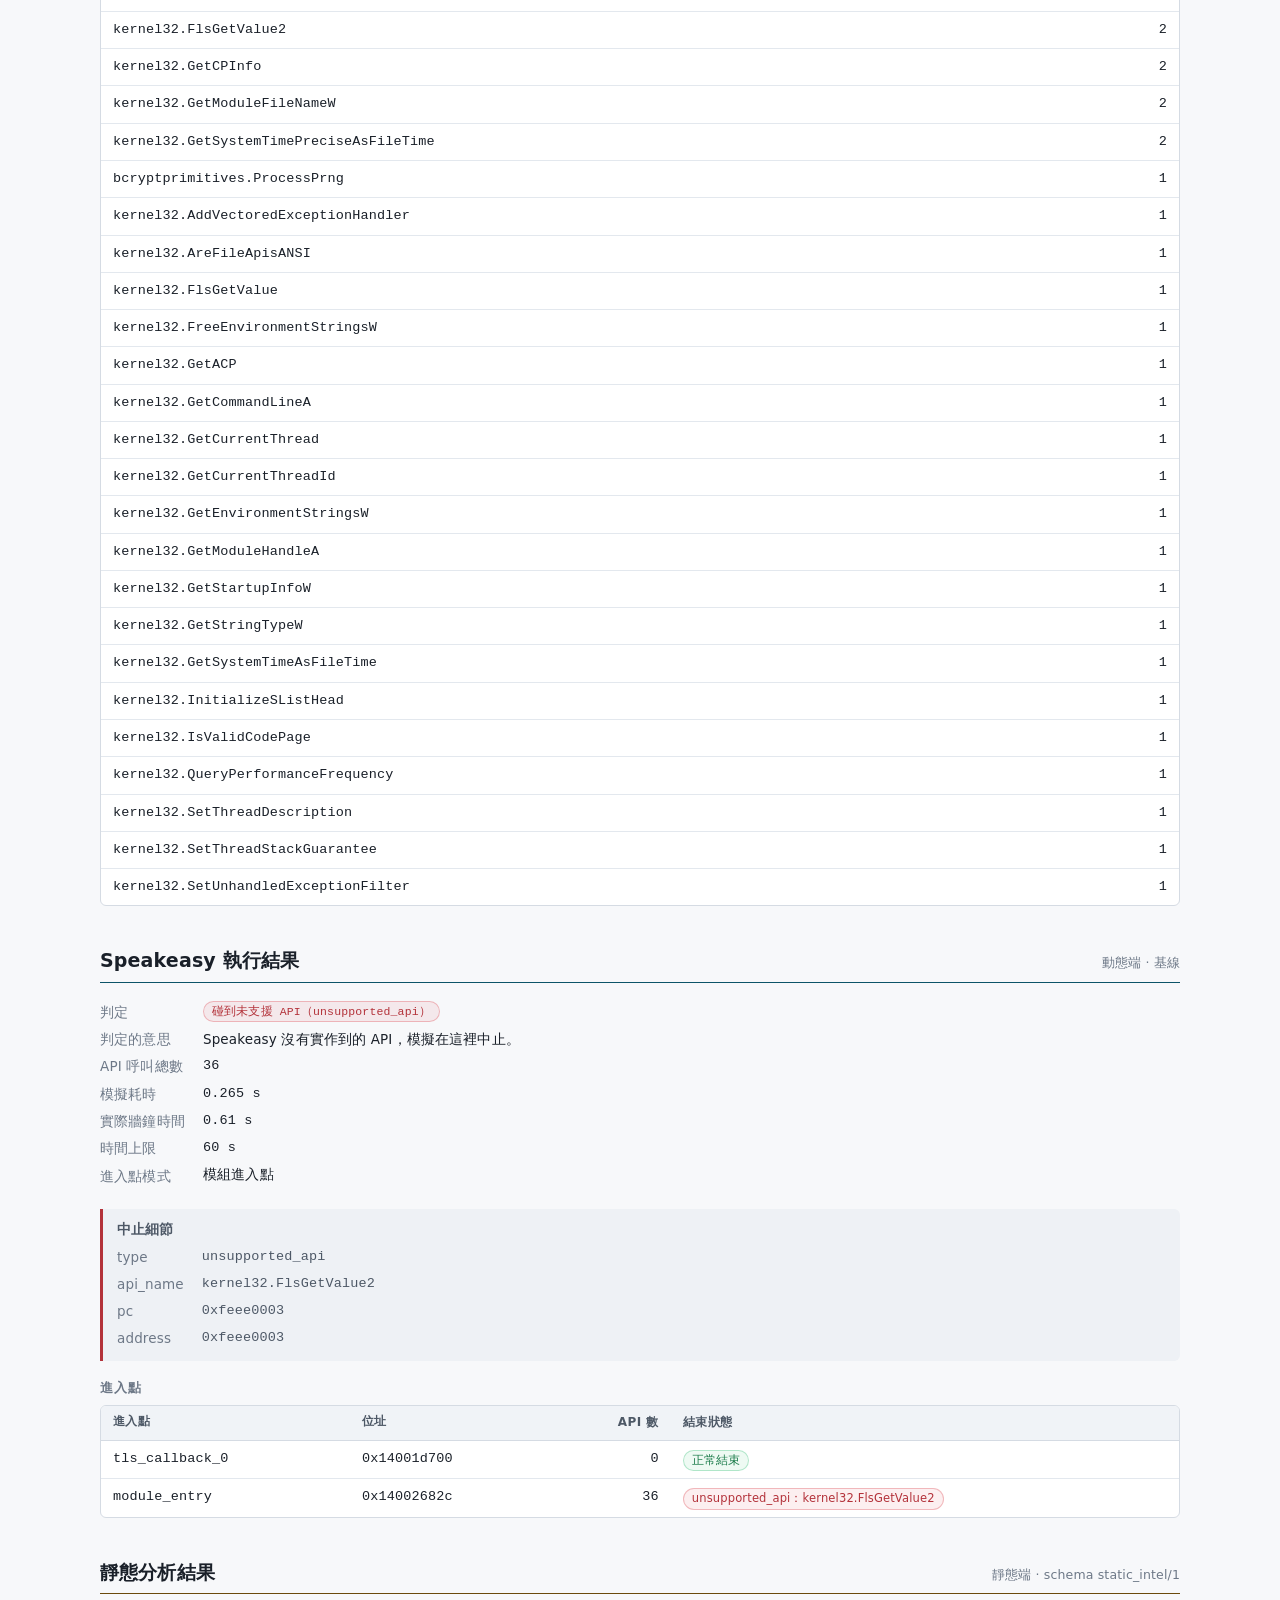
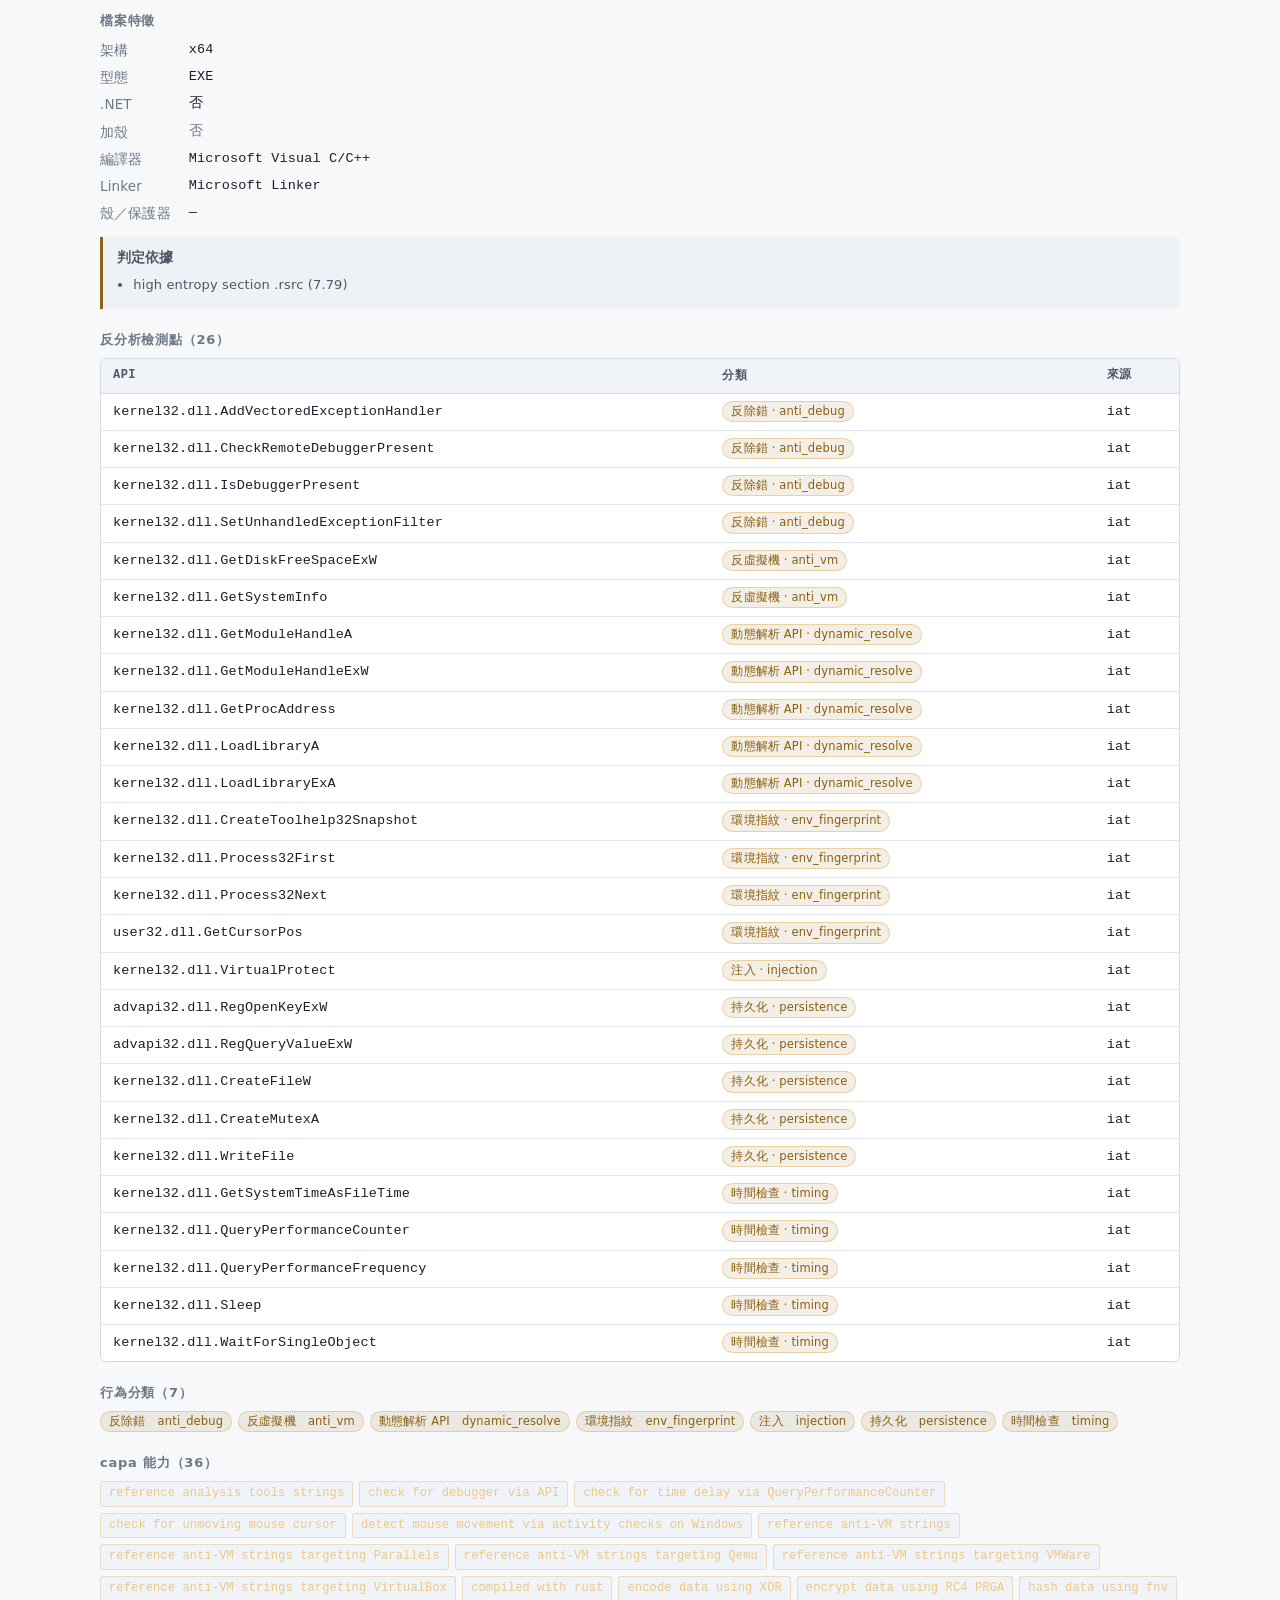
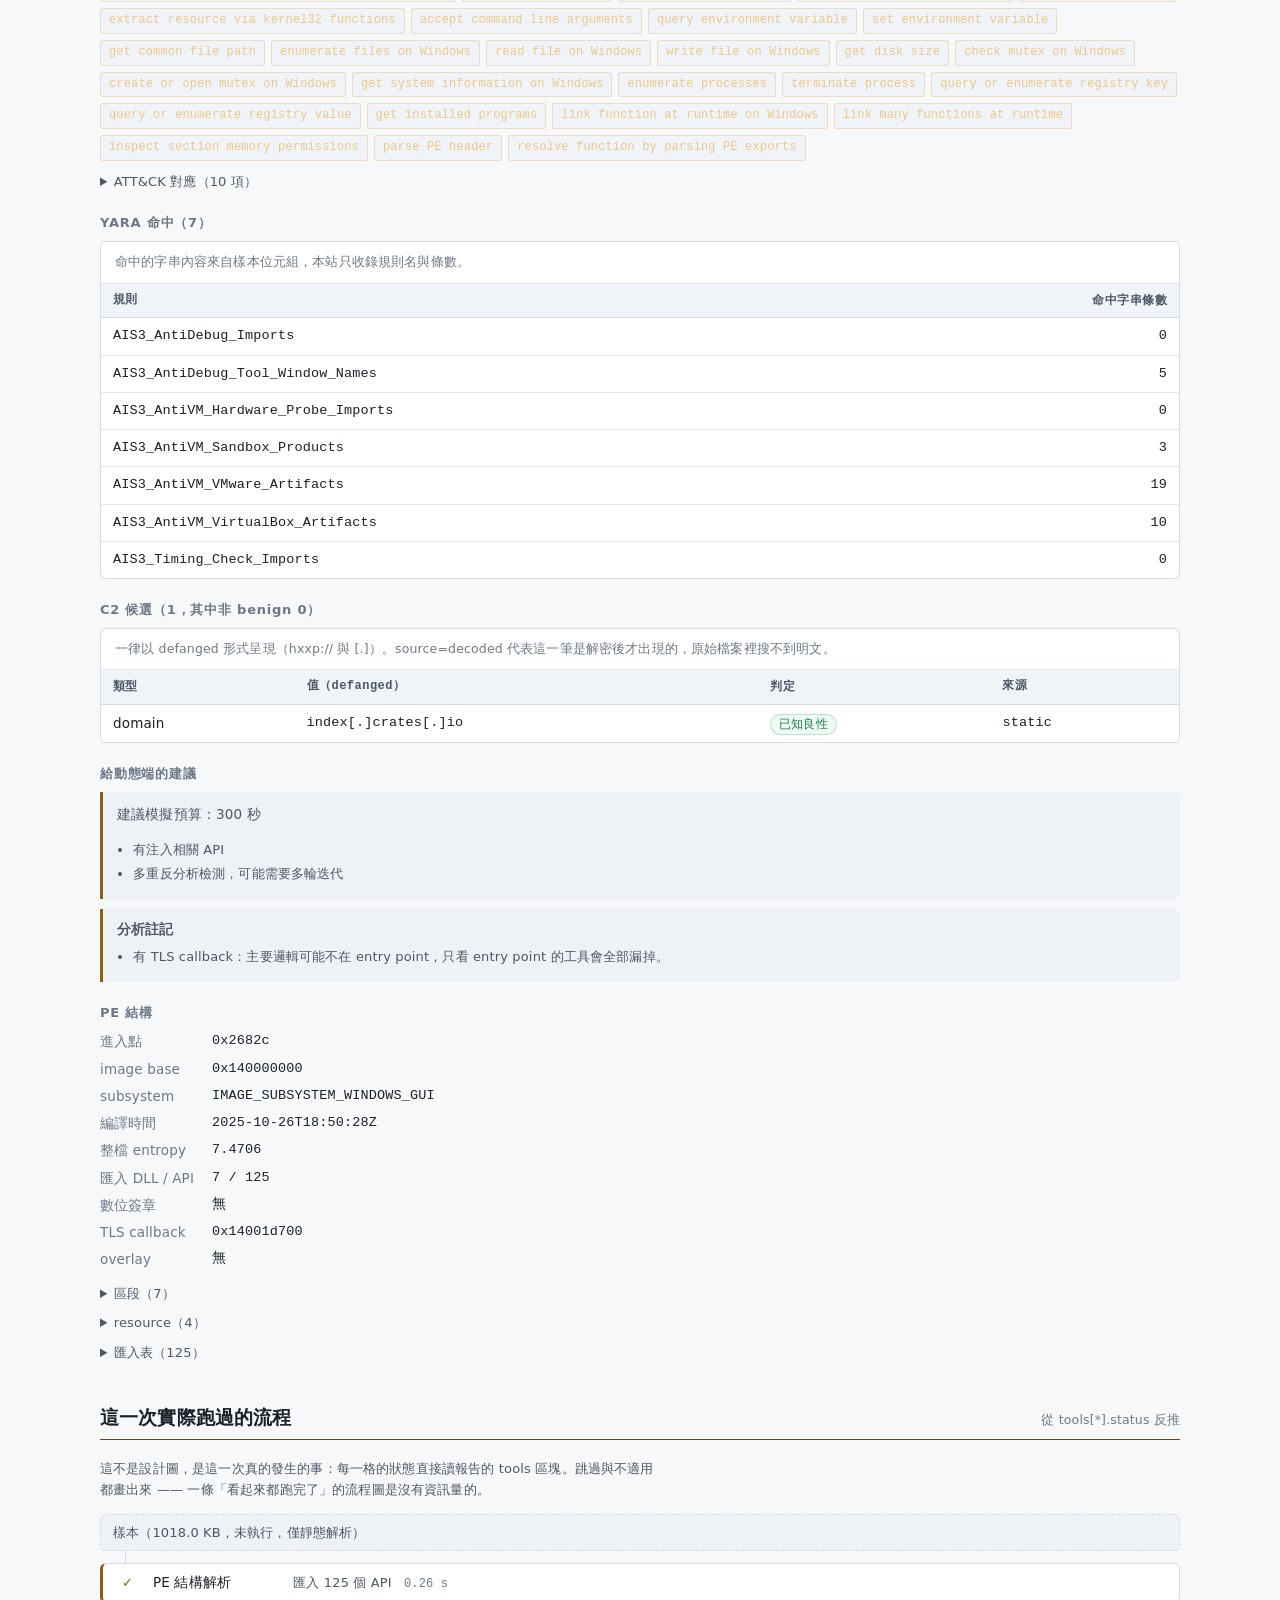
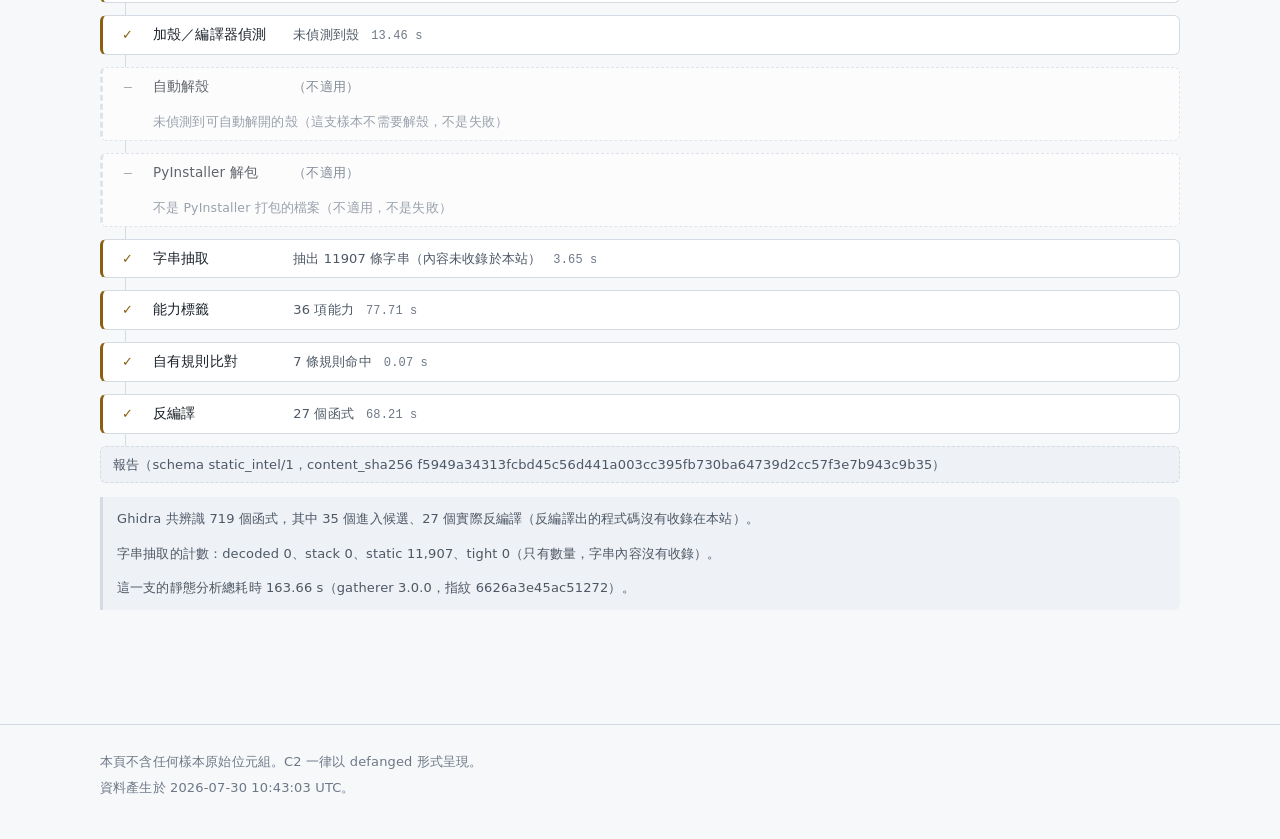
<file: sample.html>
<!DOCTYPE html>
<html lang="zh-Hant">
<head>
<meta charset="utf-8">
<meta name="viewport" content="width=device-width, initial-scale=1">
<title>樣本詳情 —— AIS3 惡意程式分析專題</title>
<link rel="stylesheet" href="css/style.css">
</head>
<body>
<a class="skip-link" href="#main">跳到主要內容</a>

<header class="site-head">
  <div class="wrap">
    <a class="brand" href="index.html">AIS3 惡意程式分析專題<span class="brand-sub">static intel × speakeasy</span></a>
    <nav class="site-nav" aria-label="主選單">
      <a href="index.html">總覽</a>
      <a href="method.html">方法說明</a>
    </nav>
  </div>
</header>

<main id="main">
<div class="wrap">
  <nav class="sample-nav" id="sample-nav" aria-label="樣本切換"></nav>
  <div id="sample-root"><p class="loading">載入中…</p></div>
</div>
</main>

<footer class="site-foot">
  <div class="wrap">
    <p>本頁不含任何樣本原始位元組。C2 一律以 defanged 形式呈現。</p>
    <p id="foot-meta"></p>
  </div>
</footer>

<script src="js/app.js"></script>
<script src="js/sample.js"></script>
</body>
</html>
</file>
<file: css/style.css>
/* AIS3 惡意程式分析專題 —— 純手寫樣式，沒有框架、沒有 CDN。 */

:root {
  --bg:        #0c0f13;
  --bg-soft:   #11151b;
  --panel:     #141920;
  --panel-2:   #1a212a;
  --line:      #232c37;
  --line-soft: #1c232c;
  --fg:        #dde5ee;
  --fg-dim:    #94a1b1;
  --fg-faint:  #6b7684;

  /* 動態端（Speakeasy / mirage） */
  --dyn:       #35b8d6;
  --dyn-deep:  #1d7f96;
  --dyn-soft:  rgba(53, 184, 214, 0.13);

  /* 靜態端（static_intel） */
  --sta:       #e0a33e;
  --sta-deep:  #9c6f1f;
  --sta-soft:  rgba(224, 163, 62, 0.13);

  --good:      #56c98d;
  --bad:       #e2646b;
  --warn:      #d9a441;
  --pending:   #5c6775;

  /* 圖表：基線用靜態端的琥珀色、mirage 用動態端的青色，
     一眼分得出「哪一根是沒有 LLM 介入的」。 */
  --base-bar:  #b8862c;
  --head-bg:   rgba(12, 15, 19, 0.94);
  --bar-stroke: var(--bg);
  --focus-ring: #ffffff;

  --mono: ui-monospace, SFMono-Regular, "Cascadia Mono", "Consolas",
          "Roboto Mono", Menlo, monospace;
  --sans: system-ui, -apple-system, "Segoe UI", "Noto Sans TC",
          "Microsoft JhengHei", "PingFang TC", sans-serif;

  --radius: 6px;
}

/* 淺色：只換變數，元件本身不分岔。
   圖表的顏色也走變數，所以 SVG 一起跟著換。 */
@media (prefers-color-scheme: light) {
  :root {
    --bg:        #f7f8fa;
    --bg-soft:   #eef1f5;
    --panel:     #ffffff;
    --panel-2:   #f0f3f7;
    --line:      #d5dbe3;
    --line-soft: #e3e8ee;
    --fg:        #1a2029;
    --fg-dim:    #4d5866;
    --fg-faint:  #6d7887;

    --dyn:       #10708a;
    --dyn-deep:  #0c5468;
    --dyn-soft:  rgba(16, 112, 138, 0.10);

    --sta:       #8a5f10;
    --sta-deep:  #6b4a0c;
    --sta-soft:  rgba(138, 95, 16, 0.10);

    --good:      #1d7d4c;
    --bad:       #b3323a;
    --warn:      #8a6412;
    --pending:   #8b95a3;

    --base-bar:  #b8862c;
    --head-bg:   rgba(247, 248, 250, 0.94);
    --focus-ring: #1a2029;
  }
}

* { box-sizing: border-box; }

html { -webkit-text-size-adjust: 100%; }

body {
  margin: 0;
  background: var(--bg);
  color: var(--fg);
  font-family: var(--sans);
  font-size: 15px;
  line-height: 1.65;
  letter-spacing: 0.01em;
  /* 安全網：sha256、匯入表 API 名稱這類長字串在窄螢幕上不會把版面推寬。 */
  overflow-wrap: break-word;
}

a { color: var(--dyn); text-decoration: none; }
a:hover { text-decoration: underline; }

code, .mono, kbd {
  font-family: var(--mono);
  font-size: 0.88em;
  letter-spacing: 0;
}

code {
  background: var(--panel-2);
  border: 1px solid var(--line-soft);
  border-radius: 3px;
  padding: 0.08em 0.36em;
  color: #cfe0ec;
  word-break: break-all;
}

hr { border: 0; border-top: 1px solid var(--line); margin: 2.4rem 0; }

/* ---------------------------------------------------------------- 版面 */

.wrap {
  max-width: 1120px;
  margin: 0 auto;
  padding: 0 20px;
}

.site-head {
  position: sticky;
  top: 0;
  z-index: 20;
  background: var(--head-bg);
  border-bottom: 1px solid var(--line);
  backdrop-filter: blur(6px);
}

.site-head .wrap {
  display: flex;
  align-items: center;
  gap: 20px;
  min-height: 54px;
  flex-wrap: wrap;
  padding-top: 6px;
  padding-bottom: 6px;
}

.brand {
  font-weight: 650;
  color: var(--fg);
  letter-spacing: 0.02em;
  white-space: nowrap;
}
.brand:hover { text-decoration: none; color: var(--dyn); }
.brand .brand-sub {
  display: block;
  font-size: 11px;
  font-weight: 400;
  color: var(--fg-faint);
  letter-spacing: 0.06em;
  text-transform: uppercase;
  line-height: 1.3;
}

.site-nav { display: flex; gap: 18px; margin-left: auto; flex-wrap: wrap; }
.site-nav a {
  color: var(--fg-dim);
  font-size: 14px;
  padding: 2px 0;
  border-bottom: 2px solid transparent;
}
.site-nav a:hover { color: var(--fg); text-decoration: none; }
.site-nav a[aria-current="page"] {
  color: var(--fg);
  border-bottom-color: var(--dyn);
}

main { padding: 34px 0 72px; }

.site-foot {
  border-top: 1px solid var(--line);
  padding: 22px 0 40px;
  color: var(--fg-faint);
  font-size: 13px;
}
.site-foot p { margin: 0.35em 0; }

/* ---------------------------------------------------------------- 標題 */

h1, h2, h3, h4 { line-height: 1.35; margin: 0 0 0.5em; font-weight: 650; }
h1 { font-size: 27px; letter-spacing: -0.01em; }
h2 { font-size: 19px; }
h3 { font-size: 16px; }
h4 { font-size: 14px; color: var(--fg-dim); }

.section { margin: 0 0 42px; }
.section > h2 {
  display: flex;
  align-items: baseline;
  gap: 10px;
  padding-bottom: 8px;
  border-bottom: 1px solid var(--line);
  margin-bottom: 18px;
}
.section > h2 .h2-note {
  font-size: 12.5px;
  font-weight: 400;
  color: var(--fg-faint);
  margin-left: auto;
}
.section.dyn > h2 { border-bottom-color: var(--dyn-deep); }
.section.sta > h2 { border-bottom-color: var(--sta-deep); }

.lede { color: var(--fg-dim); max-width: 68ch; }
.muted { color: var(--fg-dim); }
.faint { color: var(--fg-faint); }
.small { font-size: 13px; }

/* ---------------------------------------------------------------- 首頁 */

.hero { margin-bottom: 42px; }
.hero h1 { font-size: 32px; margin-bottom: 12px; }
.hero .hero-sub { font-size: 17px; color: var(--fg-dim); max-width: 62ch; margin: 0 0 18px; }
.hero .hero-meta { font-size: 13px; color: var(--fg-faint); }

.rule-accent {
  height: 3px;
  width: 68px;
  background: linear-gradient(90deg, var(--dyn) 0 50%, var(--sta) 50% 100%);
  border-radius: 2px;
  margin-bottom: 20px;
}

/* ---------------------------------------------------------------- 卡片 */

.grid { display: grid; gap: 14px; }
.grid-3 { grid-template-columns: repeat(auto-fit, minmax(260px, 1fr)); }
.grid-2 { grid-template-columns: repeat(auto-fit, minmax(310px, 1fr)); }
.grid-samples { grid-template-columns: repeat(auto-fit, minmax(272px, 1fr)); }

.card {
  background: var(--panel);
  border: 1px solid var(--line);
  border-radius: var(--radius);
  padding: 16px 17px;
}

.track-card { display: flex; flex-direction: column; gap: 9px; position: relative; }
.track-card::before {
  content: "";
  position: absolute;
  inset: -1px auto -1px -1px;
  width: 3px;
  border-radius: var(--radius) 0 0 var(--radius);
  background: var(--line);
}
.track-card.acc-dynamic::before { background: var(--dyn); }
.track-card.acc-static::before  { background: var(--sta); }
.track-card.is-pending::before  { background: repeating-linear-gradient(
    180deg, var(--pending) 0 5px, transparent 5px 10px); }

.track-card h3 { margin: 0; font-size: 15.5px; }
.track-card p { margin: 0; font-size: 13.5px; color: var(--fg-dim); }
.track-card .track-detail {
  font-size: 12.5px;
  color: var(--fg-faint);
  border-top: 1px dashed var(--line);
  padding-top: 8px;
  margin-top: 2px;
}

/* 樣本卡 */
.sample-card {
  display: block;
  color: inherit;
  transition: border-color .12s, background .12s;
}
.sample-card:hover {
  text-decoration: none;
  border-color: var(--dyn-deep);
  background: var(--panel-2);
}
.sample-card .sc-id {
  font-family: var(--mono);
  font-size: 17px;
  color: var(--dyn);
  letter-spacing: 0.02em;
}
.sample-card .sc-sub { font-size: 12px; color: var(--fg-faint); margin-bottom: 10px; }
.sample-card .sc-stats {
  display: grid;
  grid-template-columns: repeat(2, minmax(0, 1fr));
  gap: 4px 14px;
  font-size: 12.5px;
  border-top: 1px solid var(--line-soft);
  padding-top: 9px;
  margin-top: 9px;
}
.sample-card .sc-stats > div { display: flex; justify-content: space-between; gap: 8px; }
.sample-card .sc-stats dt, .sample-card .sc-stats .k { color: var(--fg-faint); }
.sample-card .sc-stats .v { font-family: var(--mono); color: var(--fg); }

/* ---------------------------------------------------------------- 標籤 */

.pill {
  display: inline-block;
  font-size: 11.5px;
  line-height: 1.5;
  padding: 1px 8px;
  border-radius: 999px;
  border: 1px solid var(--line);
  color: var(--fg-dim);
  background: var(--panel-2);
  white-space: nowrap;
}
.pill.ok      { color: var(--good); border-color: rgba(86,201,141,.4); background: rgba(86,201,141,.1); }
.pill.bad     { color: var(--bad);  border-color: rgba(226,100,107,.4); background: rgba(226,100,107,.1); }
.pill.warn    { color: var(--warn); border-color: rgba(217,164,65,.4);  background: rgba(217,164,65,.1); }
.pill.dyn     { color: var(--dyn);  border-color: rgba(53,184,214,.4);  background: var(--dyn-soft); }
.pill.sta     { color: var(--sta);  border-color: rgba(224,163,62,.4);  background: var(--sta-soft); }
.pill.pending { color: var(--fg-faint); border-style: dashed; }
.pill.mono    { font-family: var(--mono); }

.pill-row { display: flex; flex-wrap: wrap; gap: 6px; }

.tag-list { display: flex; flex-wrap: wrap; gap: 6px; margin: 0; padding: 0; list-style: none; }
.tag-list li {
  font-family: var(--mono);
  font-size: 12px;
  padding: 2px 8px;
  border-radius: 3px;
  background: var(--panel-2);
  border: 1px solid var(--line-soft);
  color: var(--fg-dim);
  max-width: 100%;
  overflow-wrap: anywhere;
}
.tag-list.sta li { border-color: rgba(224,163,62,.3); color: #edc887; }

/* ---------------------------------------------------------------- 表格 */

.table-wrap {
  overflow-x: auto;
  border: 1px solid var(--line);
  border-radius: var(--radius);
  background: var(--panel);
  -webkit-overflow-scrolling: touch;
}

table.data {
  border-collapse: collapse;
  width: 100%;
  min-width: 520px;
  font-size: 13.5px;
}
table.data caption {
  text-align: left;
  padding: 10px 14px;
  color: var(--fg-faint);
  font-size: 12.5px;
  border-bottom: 1px solid var(--line-soft);
}
table.data th, table.data td {
  padding: 7px 12px;
  text-align: left;
  border-bottom: 1px solid var(--line-soft);
  vertical-align: top;
}
table.data thead th {
  position: sticky;
  top: 0;
  background: var(--panel-2);
  color: var(--fg-dim);
  font-weight: 600;
  font-size: 12px;
  letter-spacing: 0.04em;
  white-space: nowrap;
  border-bottom: 1px solid var(--line);
}
table.data tbody tr:last-child td { border-bottom: 0; }
table.data tbody tr:hover { background: rgba(255,255,255,.022); }
table.data td.num { text-align: right; font-family: var(--mono); }
table.data td.m, table.data th.m { font-family: var(--mono); }
table.data td.wrap-any { word-break: break-all; }

/* ---------------------------------------------------------------- 定義列表 */

.kv {
  display: grid;
  grid-template-columns: max-content minmax(0, 1fr);
  gap: 5px 18px;
  margin: 0;
  font-size: 13.5px;
}
.kv dt { color: var(--fg-faint); }
.kv dd { margin: 0; font-family: var(--mono); word-break: break-all; }
.kv dd.plain { font-family: var(--sans); }

/* ---------------------------------------------------------------- 提示框 */

.note {
  border-left: 3px solid var(--line);
  background: var(--bg-soft);
  padding: 11px 14px;
  border-radius: 0 var(--radius) var(--radius) 0;
  font-size: 13.5px;
  color: var(--fg-dim);
}
.note.dyn  { border-left-color: var(--dyn); }
.note.sta  { border-left-color: var(--sta); }
.note.warn { border-left-color: var(--warn); }
.note.bad  { border-left-color: var(--bad); }
.note > :first-child { margin-top: 0; }
.note > :last-child { margin-bottom: 0; }
.note strong { color: var(--fg); }

.pending-box {
  border: 1px dashed var(--pending);
  border-radius: var(--radius);
  padding: 14px 16px;
  color: var(--fg-faint);
  font-size: 13.5px;
  background: repeating-linear-gradient(
    135deg, rgba(255,255,255,.012) 0 10px, transparent 10px 20px);
}
.pending-box strong { color: var(--fg-dim); }

/* ---------------------------------------------------------------- 圖表 */

.chart-box {
  background: var(--panel);
  border: 1px solid var(--line);
  border-radius: var(--radius);
  padding: 14px 12px 8px;
}
.chart-svg { display: block; width: 100%; height: auto; }

.chart-svg .grid-line { stroke: var(--line-soft); stroke-width: 1; }
.chart-svg .axis-line { stroke: var(--line); stroke-width: 1; }
.chart-svg .axis-text {
  fill: var(--fg-faint);
  font-size: 11px;
  font-family: var(--mono);
}
.chart-svg .axis-text.sub { font-size: 9.5px; font-family: var(--sans); }
.chart-svg .axis-title { fill: var(--fg-faint); font-size: 11.5px; font-family: var(--sans); }
/* 對數刻度一定要用顏色喊出來 —— 不然長條的高度差會被讀成倍數差。 */
.chart-svg .axis-title.is-log { fill: var(--bad); font-weight: 700; font-size: 12px; }
.chart-svg .bar-label { fill: var(--fg-dim); font-size: 11.5px; font-family: var(--mono); }
.chart-svg .delta-label { font-size: 11px; font-family: var(--mono); font-weight: 700; }
.chart-svg .delta-label.up { fill: var(--good); }
.chart-svg .delta-label.down { fill: var(--bad); }

.chart-svg .seg { cursor: pointer; }
.chart-svg .seg rect { stroke: var(--bar-stroke); stroke-width: 1; transition: opacity .1s; }
.chart-svg .seg:hover rect { opacity: .78; }
.chart-svg .seg.is-active rect { stroke: var(--focus-ring); stroke-width: 1.6; }
.chart-svg .seg:focus { outline: none; }
.chart-svg .seg:focus-visible rect { stroke: var(--focus-ring); stroke-width: 2; }

/* 基線那一根是堆疊的：外框與作用中的白框畫在「整根」外面，不畫在每一段上。
   SVG 的描邊以路徑為中心，各吃掉一半線寬；一段只有 4px 高時，1.6px 的白框
   會把它整段吃掉，看起來只剩一條白線。分段之間改用獨立的分隔線。 */
.chart-svg .seg.base-stack rect:not(.stack-outline) { stroke: none; }
.chart-svg .seg.base-stack .seg-sep {
  stroke: var(--bar-stroke);
  stroke-width: 1;
}
.chart-svg .seg.base-stack .stack-outline {
  fill: none;
  stroke: var(--bar-stroke);
  stroke-width: 1;
}
.chart-svg .seg.base-stack.is-active .stack-outline {
  stroke: var(--focus-ring);
  stroke-width: 1.6;
}
.chart-svg .seg.base-stack:focus-visible .stack-outline {
  stroke: var(--focus-ring);
  stroke-width: 2;
}

.chart-svg .ghost rect {
  fill: rgba(255,255,255,.018);
  stroke: var(--pending);
  stroke-width: 1.2;
  stroke-dasharray: 5 4;
}
.chart-svg .ghost:hover rect { fill: rgba(255,255,255,.05); }
.chart-svg .ghost text { fill: var(--pending); font-size: 15px; font-family: var(--mono); }
.chart-svg .ghost.is-active rect { stroke: var(--fg-dim); }

.seg-list {
  list-style: none;
  margin: 12px 0 0;
  padding: 0;
  display: grid;
  gap: 4px;
}
.seg-list button {
  display: flex;
  align-items: center;
  gap: 10px;
  width: 100%;
  text-align: left;
  background: var(--panel-2);
  border: 1px solid var(--line-soft);
  border-radius: 4px;
  color: var(--fg-dim);
  font: inherit;
  font-size: 13px;
  padding: 6px 10px;
  cursor: pointer;
}
.seg-list button:hover { border-color: var(--dyn-deep); color: var(--fg); }
.seg-list button[aria-pressed="true"] {
  border-color: var(--dyn);
  background: var(--dyn-soft);
  color: var(--fg);
}
.seg-list .swatch {
  width: 11px; height: 11px; border-radius: 2px; flex: 0 0 auto;
}
.seg-list .seg-name { font-family: var(--mono); flex: 1 1 auto; word-break: break-all; }
.seg-list .seg-n { font-family: var(--mono); color: var(--fg-faint); }
.seg-list button.ghost-btn { border-style: dashed; }

.detail-panel {
  margin-top: 14px;
  border: 1px solid var(--line);
  border-left: 3px solid var(--dyn);
  border-radius: 0 var(--radius) var(--radius) 0;
  background: var(--bg-soft);
  padding: 14px 16px;
}
.detail-panel.is-pending { border-left-color: var(--pending); border-left-style: dashed; }
.detail-panel h3 { margin: 0 0 4px; font-size: 14.5px; }
.detail-panel .dp-sub { font-size: 12.5px; color: var(--fg-faint); margin: 0 0 10px; }
.detail-panel ol.api-list {
  margin: 0;
  padding-left: 2.2em;
  font-family: var(--mono);
  font-size: 12.5px;
  color: var(--fg);
  columns: 2;
  column-gap: 26px;
}
.detail-panel ol.api-list li {
  break-inside: avoid;
  margin-bottom: 1px;
  overflow-wrap: anywhere;
}
@media (max-width: 620px) { .detail-panel ol.api-list { columns: 1; } }

.chart-legend {
  display: flex;
  gap: 16px;
  flex-wrap: wrap;
  font-size: 12px;
  color: var(--fg-faint);
  margin-top: 10px;
  padding-top: 9px;
  border-top: 1px solid var(--line-soft);
}
.chart-legend span { display: inline-flex; align-items: center; gap: 6px; }
.chart-legend i {
  width: 14px; height: 10px; border-radius: 2px; display: inline-block;
  background: var(--dyn);
}
.chart-legend i.ghost-key {
  background: transparent;
  border: 1.2px dashed var(--pending);
}

/* ------------------------------------------- 第三組：同批 A/B 對照 */

/* 那一欄沒有這一輪時畫的空框。留白會被讀成「0 次呼叫」，虛線才看得出
   是「這一欄只跑了比較少輪」。 */
.chart-svg .seg-empty {
  fill: transparent;
  stroke: var(--pending);
  stroke-width: 1.2;
  stroke-dasharray: 3 3;
}

.hf-grid {
  display: grid;
  grid-template-columns: repeat(auto-fit, minmax(300px, 1fr));
  gap: 14px;
  margin: 16px 0 20px;
}
.hf-card {
  border: 1px solid var(--line);
  border-radius: 8px;
  padding: 14px 16px 16px;
  background: var(--bg-soft);
}
.hf-card > h3 {
  margin: 0 0 10px;
  font-size: 14px;
  letter-spacing: .01em;
}
.hf-card .kv { margin-top: 12px; }
.hf-card details { margin-top: 10px; }

.hf-flag {
  padding: 8px 0;
  border-bottom: 1px solid var(--line-soft);
}
.hf-flag:last-of-type { border-bottom: 0; }
.hf-flag > div {
  display: flex;
  justify-content: space-between;
  align-items: baseline;
  gap: 10px;
}
.hf-flag code {
  font-family: var(--mono);
  font-size: 12.5px;
  color: var(--sta);
  font-weight: 700;
}
.hf-flag p { margin: 4px 0 0; }

/* --------------------------------------------- 展開面板裡的逐輪 API 差異 */

.detail-panel h4 {
  margin: 20px 0 8px;
  padding-top: 12px;
  border-top: 1px solid var(--line-soft);
  color: var(--fg);
  font-size: 14px;
}
.detail-panel h4:first-of-type { margin-top: 14px; }
.detail-panel h5 {
  margin: 12px 0 6px;
  font-size: 12.5px;
  font-weight: 600;
  letter-spacing: 0.04em;
  color: var(--fg-faint);
}
.detail-panel .subsec { margin-bottom: 12px; }
.detail-panel details { margin-top: 10px; }
.detail-panel summary { cursor: pointer; }

.diff-grid {
  display: grid;
  grid-template-columns: repeat(auto-fit, minmax(240px, 1fr));
  gap: 12px;
}
.diff-col {
  border: 1px solid var(--line);
  border-radius: var(--radius);
  background: var(--panel);
  padding: 10px 12px;
  min-width: 0;
}
.diff-col.add { border-left: 3px solid var(--good); }
.diff-col.rem { border-left: 3px solid var(--bad); }
.diff-col h5 { margin-top: 0; }

.tag-list.add li { border-color: rgba(86,201,141,.42); color: var(--good); }
.tag-list.rem li { border-color: rgba(226,100,107,.42); color: var(--bad); }
.tag-list.warn li { border-color: rgba(217,164,65,.42); color: var(--warn); }

/* LLM 輸出：視覺上跟量測結果分開，免得被當成證據讀。 */
.llm-quote {
  margin-top: 16px;
  border: 1px dashed var(--line);
  border-left: 3px solid var(--pending);
  border-radius: 0 var(--radius) var(--radius) 0;
  background: var(--bg-soft);
  padding: 10px 14px;
}
.llm-quote h5 { margin-top: 0; }
.llm-quote p { font-size: 13px; color: var(--fg-dim); margin: 0 0 6px; }
.llm-quote p:last-child { margin-bottom: 0; }

/* ---------------------------------------------------------------- 流程圖 */

/* 明確給單一 minmax(0,1fr) 欄：auto 欄會被裡面的長字串撐到 max-content，
   在窄螢幕上把整頁推出橫向捲軸。 */
.flow { display: grid; grid-template-columns: minmax(0, 1fr); gap: 0; margin: 0; }
.flow .flow-node {
  display: grid;
  grid-template-columns: 26px minmax(9.5em, max-content) minmax(0, 1fr);
  gap: 12px;
  align-items: baseline;
  padding: 7px 12px;
  border: 1px solid var(--line);
  border-radius: var(--radius);
  background: var(--panel);
  font-size: 13.5px;
}
.flow .flow-node .fn-mark {
  font-family: var(--mono);
  text-align: center;
  font-size: 13px;
}
.flow .flow-node .fn-label { color: var(--fg); }
.flow .flow-node .fn-detail { color: var(--fg-dim); font-size: 13px; }
.flow .flow-node .fn-detail .fn-secs { color: var(--fg-faint); font-family: var(--mono); font-size: 12px; }
.flow .flow-node .fn-msg {
  grid-column: 2 / -1;
  color: var(--fg-faint);
  font-size: 12.5px;
  margin-top: 2px;
}

.flow .flow-node.is-ok      { border-left: 3px solid var(--sta); }
.flow .flow-node.is-ok .fn-mark { color: var(--sta); }
.flow .flow-node.is-na      { border-left: 3px solid var(--line); opacity: .68; border-style: dashed; }
.flow .flow-node.is-na .fn-mark { color: var(--fg-faint); }
.flow .flow-node.is-skipped { border-left: 3px solid var(--warn); }
.flow .flow-node.is-skipped .fn-mark { color: var(--warn); }
.flow .flow-node.is-fail    { border-left: 3px solid var(--bad); }
.flow .flow-node.is-fail .fn-mark { color: var(--bad); }

.flow .flow-arrow {
  width: 1px;
  height: 12px;
  background: var(--line);
  margin: 0 0 0 25px;
}
.flow .flow-cap {
  padding: 7px 12px;
  border: 1px dashed var(--line);
  border-radius: var(--radius);
  color: var(--fg-dim);
  font-size: 13px;
  background: var(--bg-soft);
  overflow-wrap: anywhere;
}

@media (max-width: 560px) {
  .flow .flow-node { grid-template-columns: 22px minmax(0, 1fr); }
  .flow .flow-node .fn-label,
  .flow .flow-node .fn-detail,
  .flow .flow-node .fn-msg { grid-column: 2 / -1; }
}

/* ---------------------------------------------------------------- 樣本頁 */

.sample-head { margin-bottom: 30px; }
.sample-head .sh-top { display: flex; align-items: baseline; gap: 14px; flex-wrap: wrap; }
.sample-head h1 { font-family: var(--mono); font-size: 30px; margin: 0; letter-spacing: 0.01em; }
.sample-head .sh-hash {
  font-family: var(--mono);
  font-size: 12px;
  color: var(--fg-faint);
  word-break: break-all;
  margin: 8px 0 12px;
}

.sample-nav {
  display: flex;
  gap: 8px;
  flex-wrap: wrap;
  margin-bottom: 26px;
  font-size: 13px;
}
.sample-nav a {
  font-family: var(--mono);
  padding: 3px 10px;
  border: 1px solid var(--line);
  border-radius: 4px;
  color: var(--fg-dim);
  background: var(--panel);
}
.sample-nav a:hover { text-decoration: none; border-color: var(--dyn-deep); color: var(--fg); }
.sample-nav a[aria-current="page"] {
  border-color: var(--dyn);
  color: var(--dyn);
  background: var(--dyn-soft);
}

.subsec { margin-bottom: 22px; }
.subsec > h3 {
  font-size: 13px;
  /* 不做 uppercase：capa / diec 這類工具名照慣例是小寫。 */
  letter-spacing: 0.06em;
  color: var(--fg-faint);
  margin-bottom: 9px;
  font-weight: 600;
}

.cat-grid { display: grid; grid-template-columns: repeat(auto-fit, minmax(180px, 1fr)); gap: 10px; }

.loading, .error-box {
  padding: 40px 0;
  color: var(--fg-faint);
  text-align: center;
  font-size: 14px;
}
.error-box { color: var(--bad); text-align: left; }

/* ---------------------------------------------------------------- 方法頁 */

.arch-col { display: grid; grid-template-columns: repeat(auto-fit, minmax(300px, 1fr)); gap: 16px; }
.arch-box { border: 1px solid var(--line); border-radius: var(--radius); background: var(--panel); padding: 16px 18px; }
.arch-box.dyn { border-top: 3px solid var(--dyn); }
.arch-box.sta { border-top: 3px solid var(--sta); }
.arch-box h3 { margin-top: 0; }
.arch-box ol, .arch-box ul { padding-left: 1.3em; margin: 0.4em 0; }
.arch-box li { margin-bottom: 0.3em; color: var(--fg-dim); font-size: 13.5px; }
.arch-box li strong { color: var(--fg); font-weight: 600; }

.limits { list-style: none; padding: 0; margin: 0; display: grid; gap: 10px; }
.limits > li {
  border: 1px solid var(--line);
  border-left: 3px solid var(--bad);
  border-radius: 0 var(--radius) var(--radius) 0;
  background: var(--panel);
  padding: 11px 15px;
}
.limits .lim-title { font-weight: 600; display: block; margin-bottom: 2px; }
.limits .lim-body { color: var(--fg-dim); font-size: 13.5px; }
.limits .lim-side { color: var(--fg-faint); font-size: 11.5px; font-family: var(--mono); }

ul.plain { list-style: none; padding: 0; margin: 0; }
ul.tight { padding-left: 1.25em; margin: 0.4em 0; }
ul.tight li { margin-bottom: 0.25em; }

/* ---------------------------------------------------------------- 其他 */

.skip-link {
  position: absolute;
  left: -9999px;
  background: var(--panel);
  color: var(--fg);
  padding: 8px 14px;
  border: 1px solid var(--dyn);
  border-radius: 4px;
}
.skip-link:focus { left: 12px; top: 8px; z-index: 40; }

:focus-visible { outline: 2px solid var(--dyn); outline-offset: 2px; }

@media (max-width: 640px) {
  body { font-size: 14.5px; }
  .hero h1 { font-size: 25px; }
  .sample-head h1 { font-size: 24px; }
  h1 { font-size: 23px; }
  .kv { grid-template-columns: minmax(0, 1fr); gap: 0 0; }
  .kv dt { margin-top: 8px; font-size: 12.5px; }
  .sample-card .sc-stats { grid-template-columns: minmax(0, 1fr); }
}

@media print {
  .site-head, .site-nav, .sample-nav { display: none; }
  body { background: #fff; color: #000; }
}
</file>
